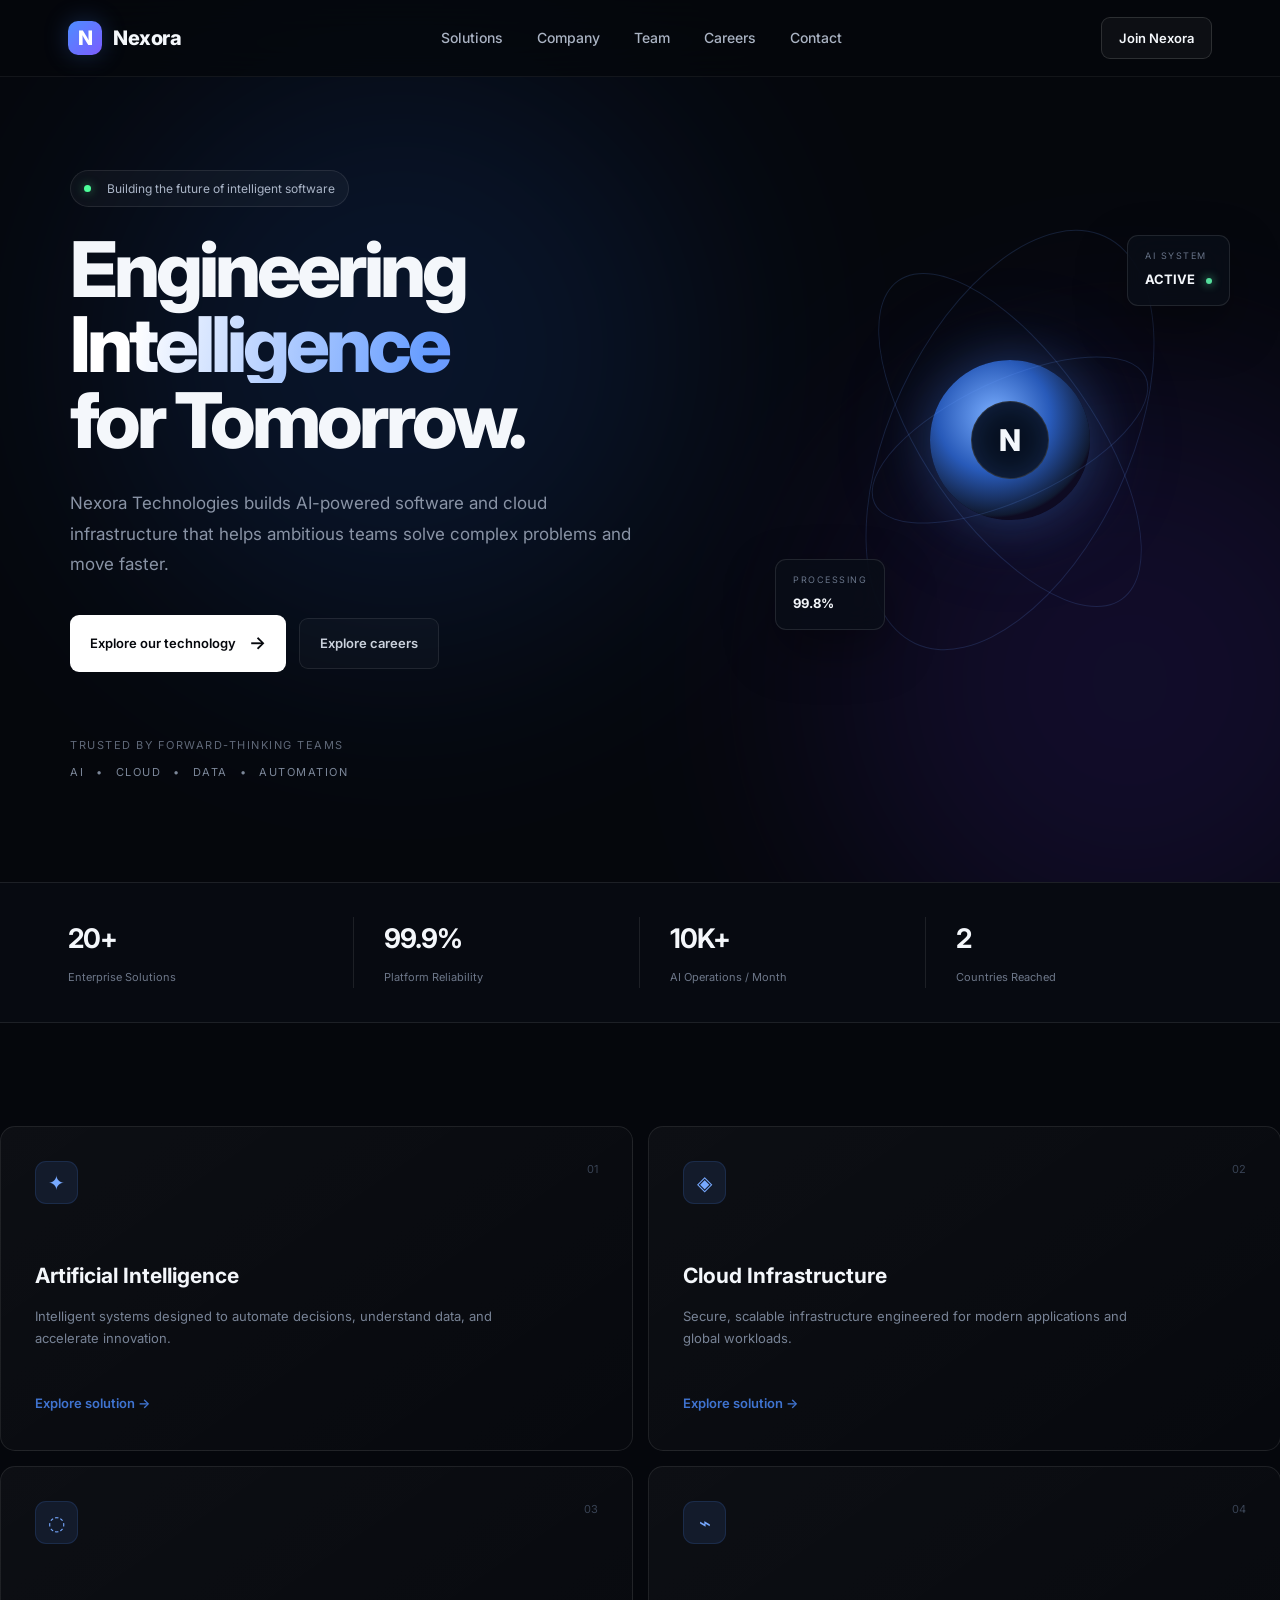
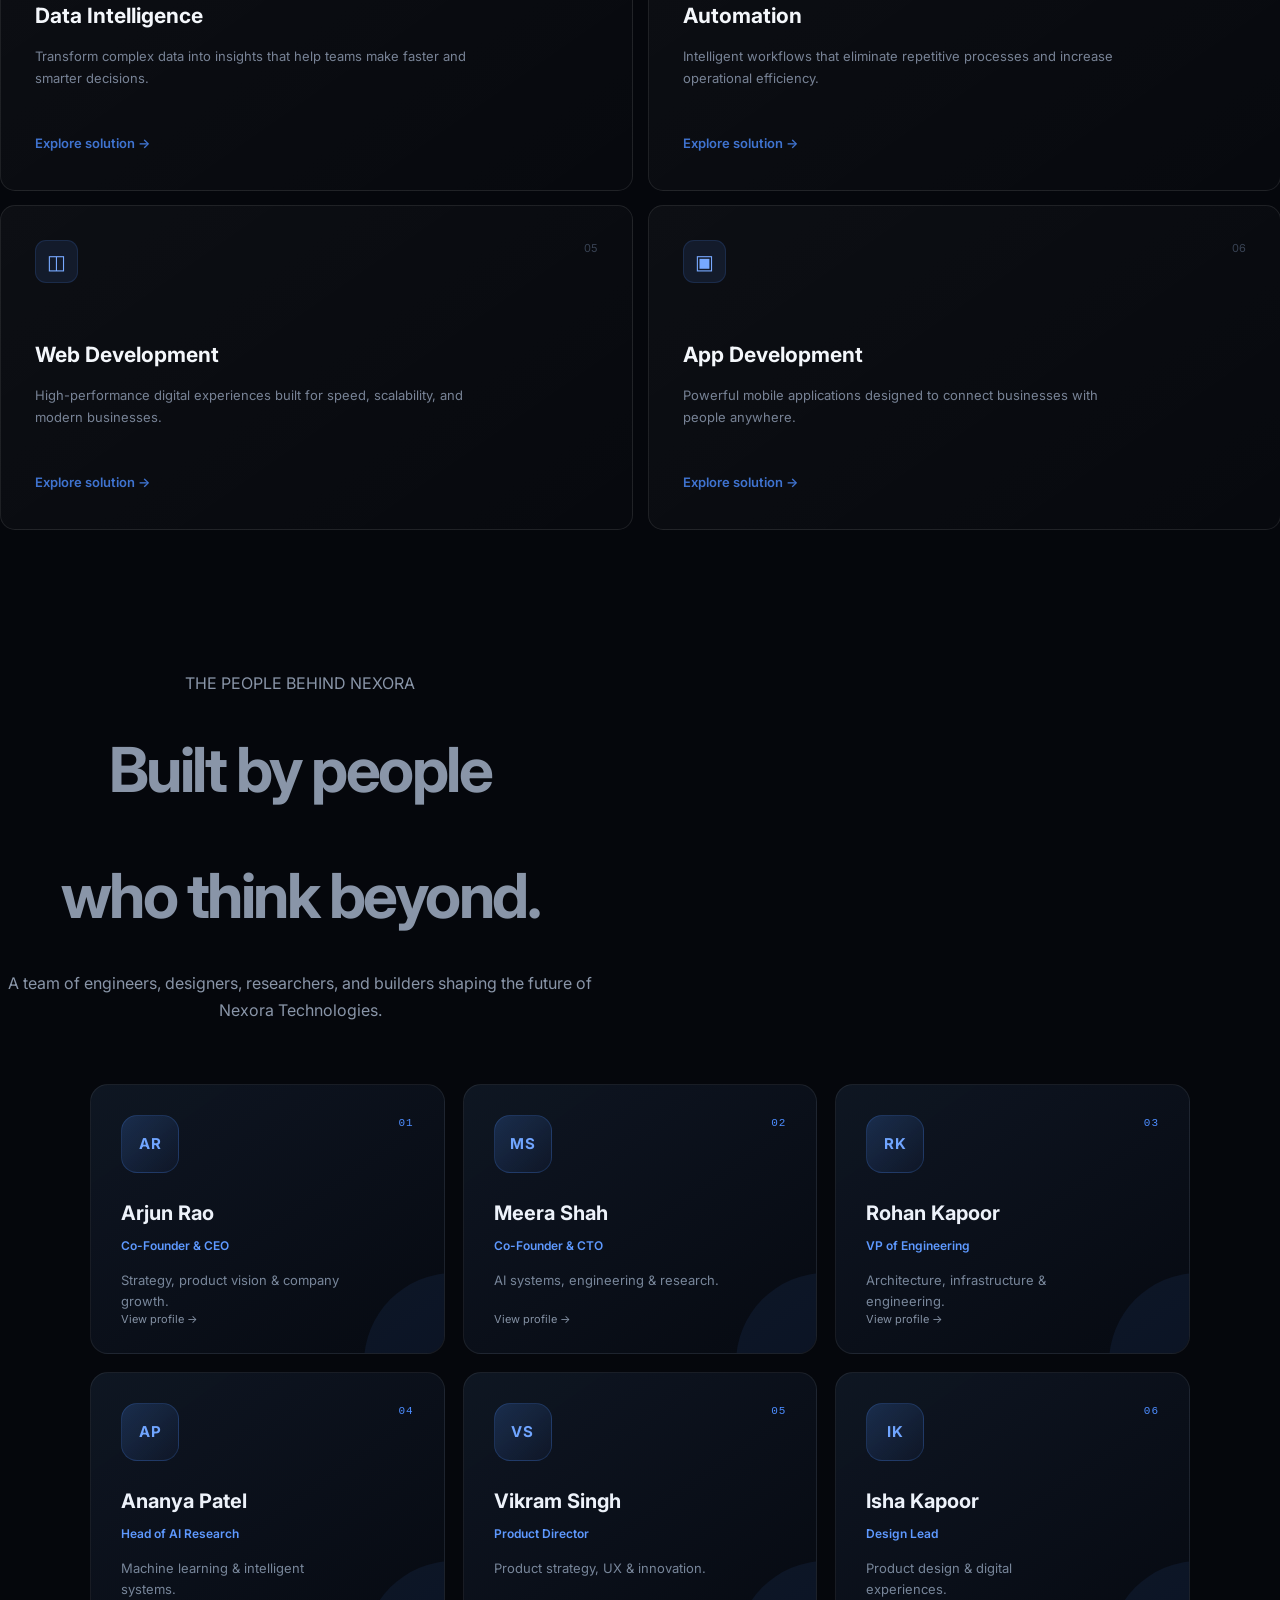
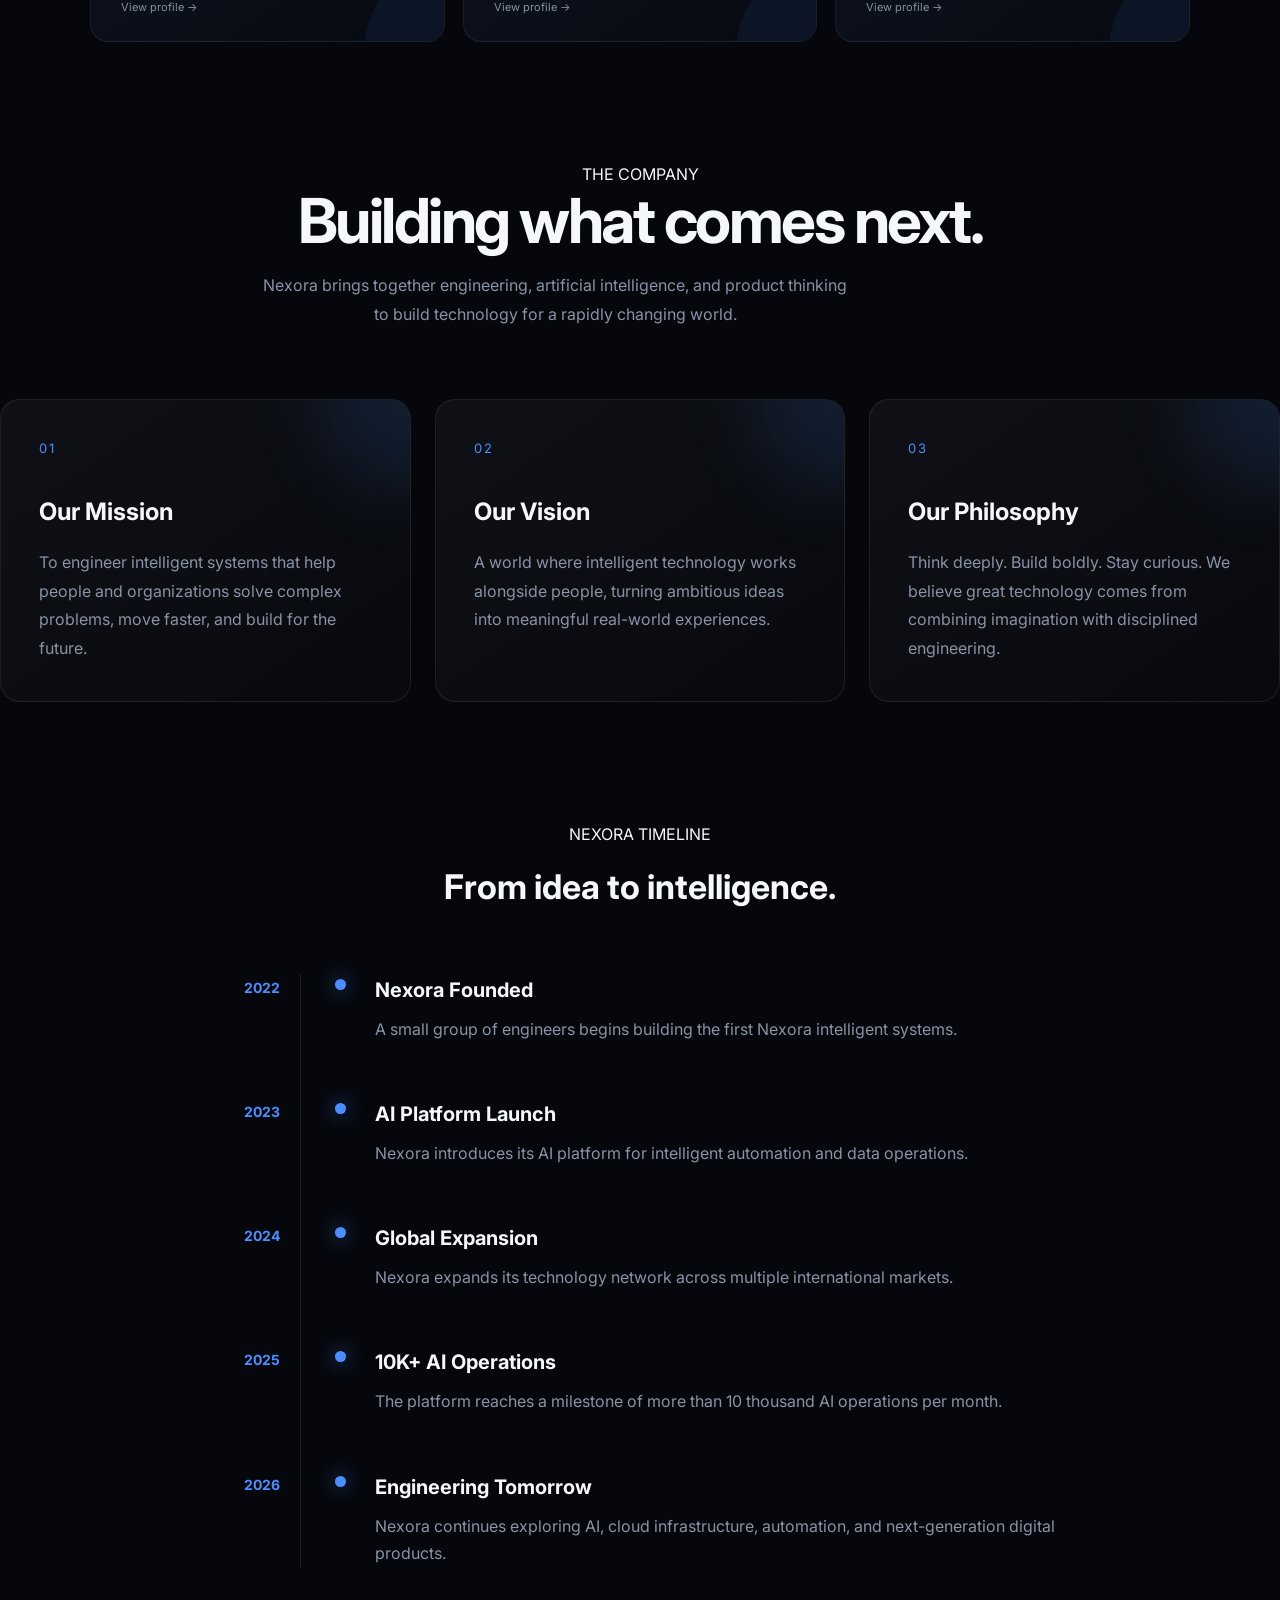
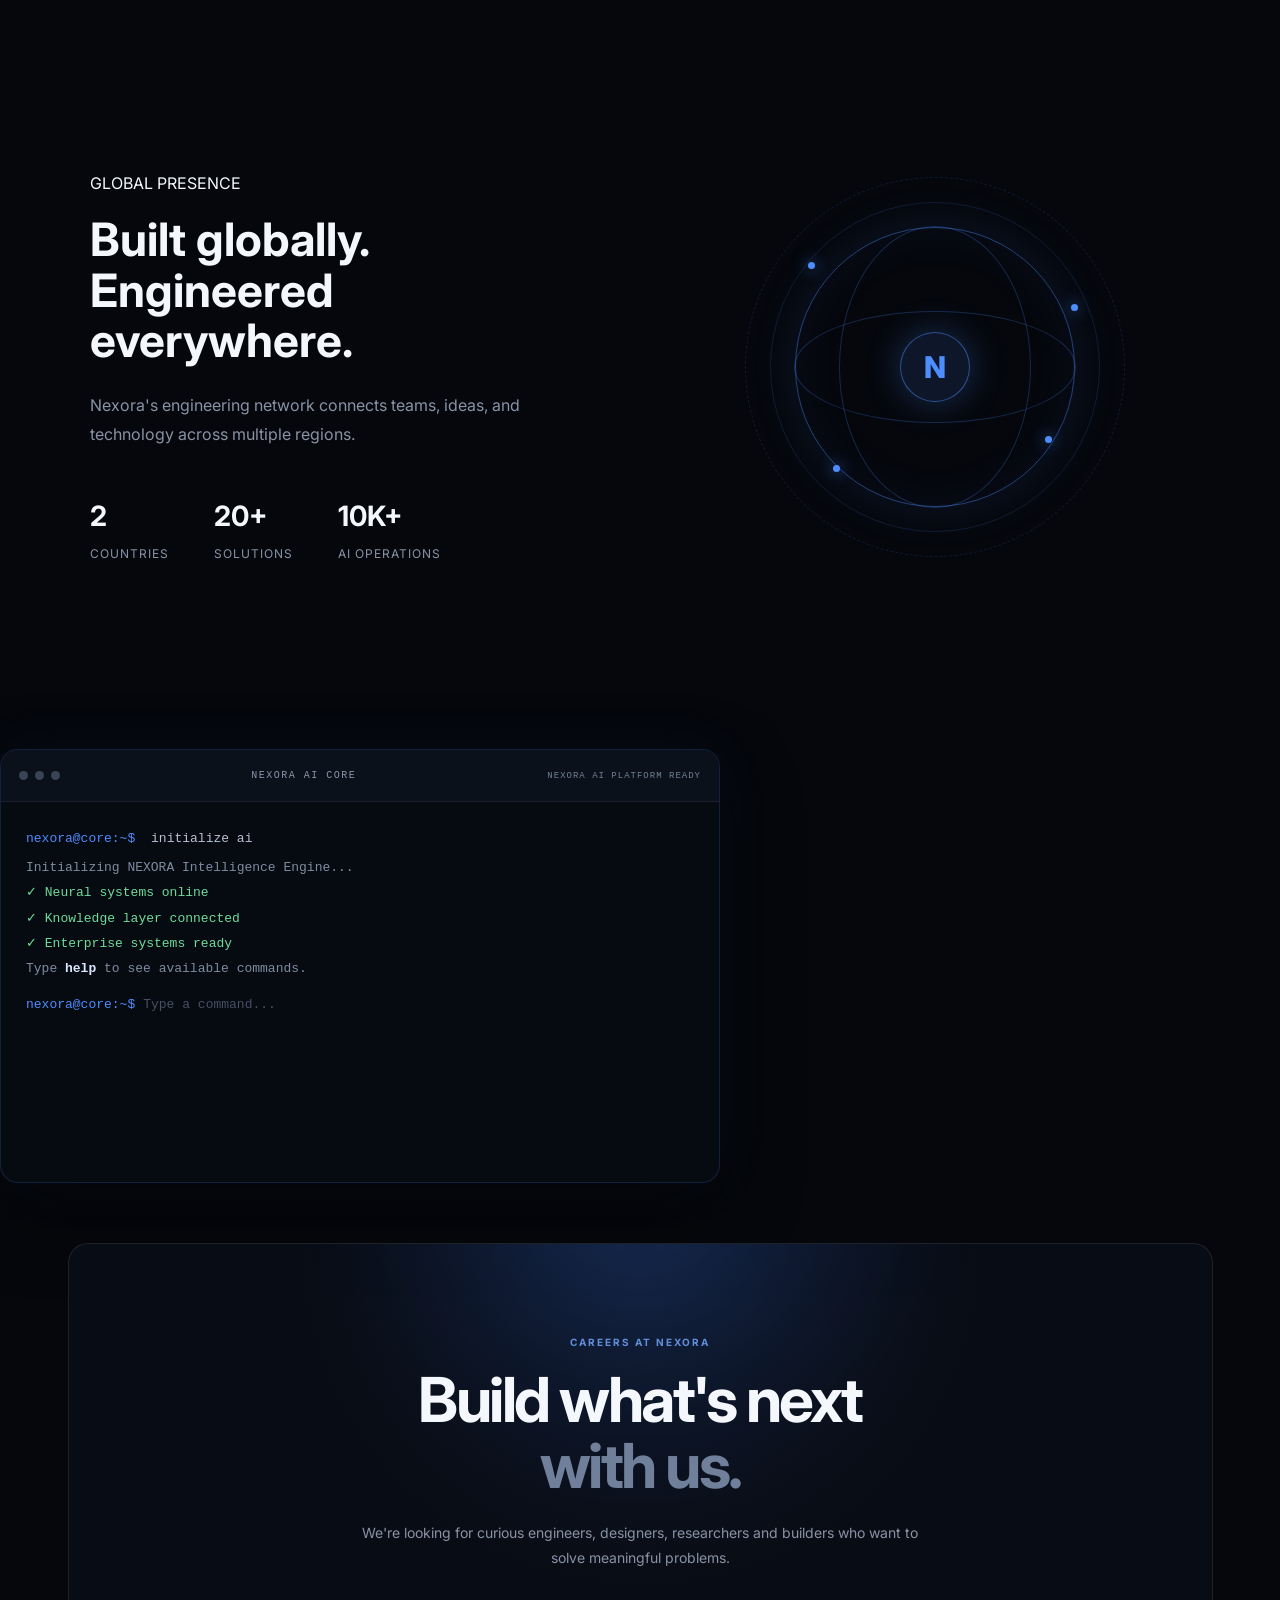
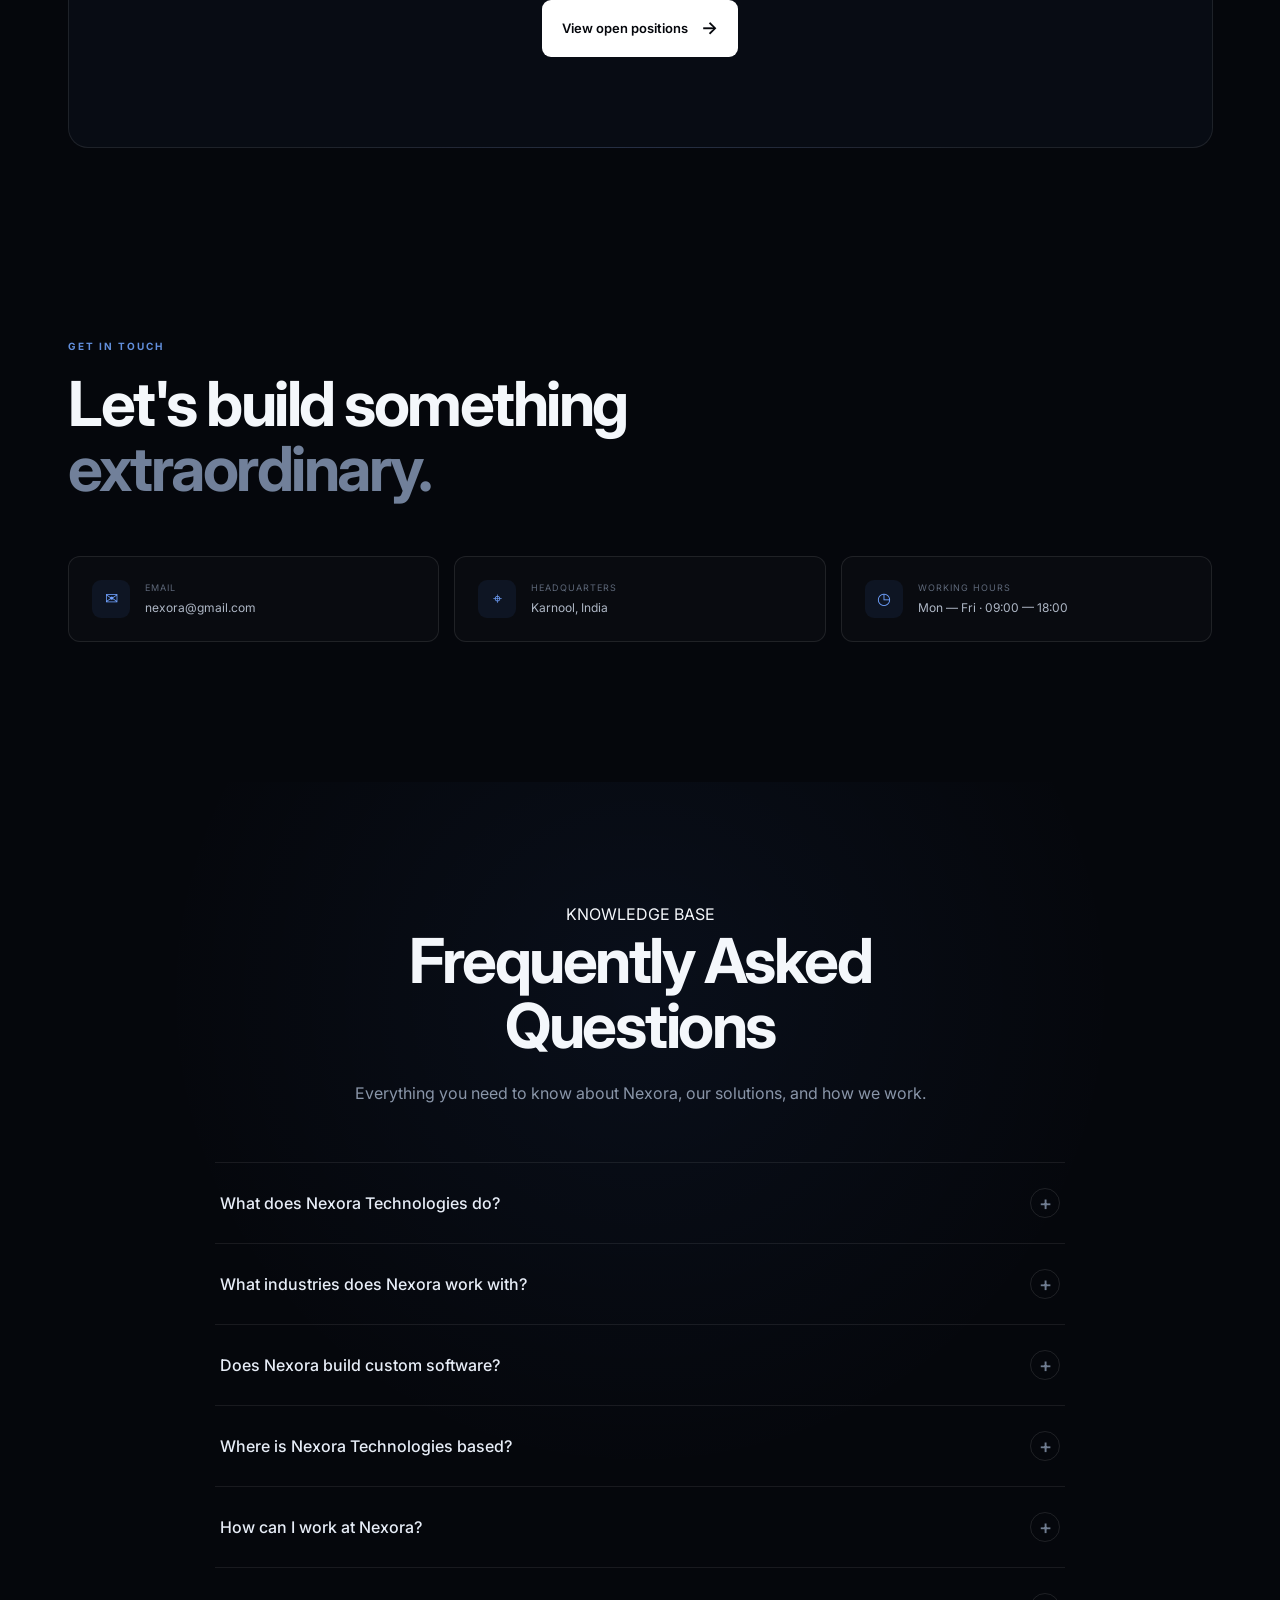
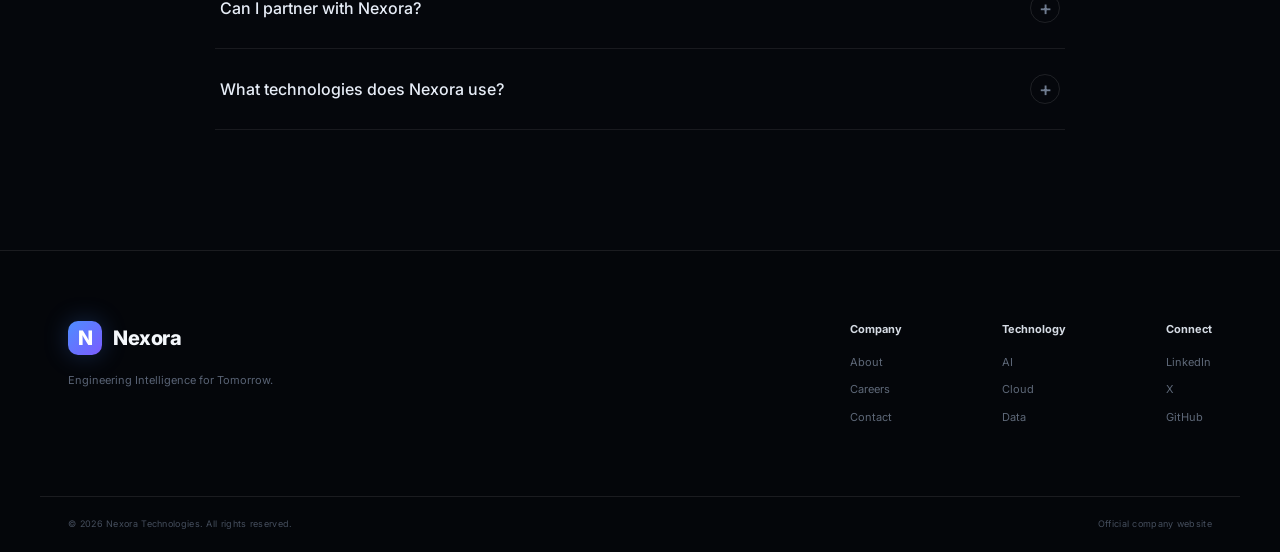
<file: index.HTML>
<!DOCTYPE html>
<html lang="en">
<head>
    <meta charset="UTF-8">
    <meta name="viewport" content="width=device-width, initial-scale=1.0">

    <title>Nexora Technologies | Engineering Intelligence for Tomorrow</title>

    <meta
        name="description"
        content="Nexora Technologies builds intelligent software, AI systems, and cloud infrastructure for the next generation of businesses."
    >

    <link rel="stylesheet" href="style.css">
</head>

<body>

    <!-- =========================
         NAVIGATION
    ========================== -->
    <header class="navbar">
        <div class="nav-container">

            <a href="index.html" class="logo">
                <span class="logo-mark">N</span>
                <span class="logo-text">Nexora</span>
            </a>

            <nav class="nav-links">
                <a href="#solutions">Solutions</a>
                <a href="#company">Company</a>
                <a href="#team">Team</a> 
                <a href="careers.html">Careers</a>
                <a href="#contact">Contact</a>
            </nav>

            <a href="careers.html" class="nav-button">
                Join Nexora
            </a>

        </div>
    </header>


    <main>

        <!-- =========================
             HERO SECTION
        ========================== -->
        <section class="hero">

            <div class="hero-background">
                <div class="glow glow-one"></div>
                <div class="glow glow-two"></div>
            </div>

            <div class="hero-content">

                <div class="eyebrow">
                    <span class="status-dot"></span>
                    Building the future of intelligent software
                </div>

                <h1>
                    Engineering
                    <span>Intelligence</span>
                    for Tomorrow.
                </h1>

                <p>
                    Nexora Technologies builds AI-powered software and
                    cloud infrastructure that helps ambitious teams solve
                    complex problems and move faster.
                </p>

                <div class="hero-buttons">
                    <a href="#solutions" class="primary-button">
                        Explore our technology
                        <span>→</span>
                    </a>

                    <a href="careers.html" class="secondary-button">
                        Explore careers
                    </a>
                </div>

                <div class="hero-trust">
                    <span>Trusted by forward-thinking teams</span>

                    <div class="trust-line">
                        <span>AI</span>
                        <span>•</span>
                        <span>Cloud</span>
                        <span>•</span>
                        <span>Data</span>
                        <span>•</span>
                        <span>Automation</span>
                    </div>
                </div>

            </div>

            <!-- Futuristic visual -->
            <div class="hero-visual">

                <div class="orbit orbit-one"></div>
                <div class="orbit orbit-two"></div>
                <div class="orbit orbit-three"></div>

                <div class="core">
                    <div class="core-inner">
                        N
                    </div>
                </div>

                <div class="floating-card card-top">
                    <span class="card-label">AI SYSTEM</span>
                    <strong>ACTIVE</strong>
                    <span class="card-indicator"></span>
                </div>

                <div class="floating-card card-bottom">
                    <span class="card-label">PROCESSING</span>
                    <strong>99.8%</strong>
                </div>

            </div>

        </section>


        <!-- =========================
             STATS
        ========================== -->
        <section class="stats">

            <div class="stats-container">

                <div class="stat">
                    <strong>20+</strong>
                    <span>Enterprise Solutions</span>
                </div>

                <div class="stat">
                    <strong>99.9%</strong>
                    <span>Platform Reliability</span>
                </div>

                <div class="stat">
                    <strong>10K+</strong>
                    <span>AI Operations / Month</span>
                </div>

                <div class="stat">
                    <strong>2</strong>
                    <span>Countries Reached</span>
                </div>

            </div>

        </section>


        <!-- =========================
             SOLUTIONS
        ========================== -->
     <br> </br> <br> </br>
<div class="solution-grid">

    <div class="solution-card solution-click" data-solution="ai">
        <span class="solution-number">01</span>
        <div class="solution-icon">✦</div>
        <h3>Artificial Intelligence</h3>
        <p>Intelligent systems designed to automate decisions, understand data, and accelerate innovation.</p>
        <span class="solution-link">Explore solution →</span>
    </div>

    <div class="solution-card solution-click" data-solution="cloud">
        <span class="solution-number">02</span>
        <div class="solution-icon">◈</div>
        <h3>Cloud Infrastructure</h3>
        <p>Secure, scalable infrastructure engineered for modern applications and global workloads.</p>
        <span class="solution-link">Explore solution →</span>
    </div>

    <div class="solution-card solution-click" data-solution="data">
        <span class="solution-number">03</span>
        <div class="solution-icon">◌</div>
        <h3>Data Intelligence</h3>
        <p>Transform complex data into insights that help teams make faster and smarter decisions.</p>
        <span class="solution-link">Explore solution →</span>
    </div>

    <div class="solution-card solution-click" data-solution="automation">
        <span class="solution-number">04</span>
        <div class="solution-icon">⌁</div>
        <h3>Automation</h3>
        <p>Intelligent workflows that eliminate repetitive processes and increase operational efficiency.</p>
        <span class="solution-link">Explore solution →</span>
    </div>

    <div class="solution-card solution-click" data-solution="web">
        <span class="solution-number">05</span>
        <div class="solution-icon">◫</div>
        <h3>Web Development</h3>
        <p>High-performance digital experiences built for speed, scalability, and modern businesses.</p>
        <span class="solution-link">Explore solution →</span>
    </div>

    <div class="solution-card solution-click" data-solution="mobile">
        <span class="solution-number">06</span>
        <div class="solution-icon">▣</div>
        <h3>App Development</h3>
        <p>Powerful mobile applications designed to connect businesses with people anywhere.</p>
        <span class="solution-link">Explore solution →</span>
    </div>

</div>
</section>
<!-- =========================================
     NEXORA TEAM
========================================= -->

<section class="team-section" id="team">

    <div class="section-heading team-heading">

        <span class="section-eyebrow">
          <p style="text-align: center;"> THE PEOPLE BEHIND NEXORA</p>
        </span>

        <h2><p style="text-align: center;">Built by people</P>
            <p style="text-align: center;">who think beyond.</p>
        </h2>

        
           <p style="text-align: center;"> A team of engineers, designers,
            researchers, and builders shaping the future
            of Nexora Technologies.</p>
        

    </div>


    <div class="team-grid">

        <!-- MEMBER 01 -->

        <div class="team-card" data-member="arjun">

            <div class="team-avatar">
                AR
            </div>

            <div class="team-number">01</div>

            <h3>Arjun Rao</h3>

            <span class="team-role">
                Co-Founder & CEO
            </span>

            <p>
                Strategy, product vision & company growth.
            </p>

            <span class="team-view">
                View profile →
            </span>

        </div>


        <!-- MEMBER 02 -->

        <div class="team-card" data-member="meera">

            <div class="team-avatar">
                MS
            </div>

            <div class="team-number">02</div>

            <h3>Meera Shah</h3>

            <span class="team-role">
                Co-Founder & CTO
            </span>

            <p>
                AI systems, engineering & research.
            </p>

            <span class="team-view">
                View profile →
            </span>

        </div>


        <!-- MEMBER 03 -->

        <div class="team-card" data-member="rohan">

            <div class="team-avatar">
                RK
            </div>

            <div class="team-number">03</div>

            <h3>Rohan Kapoor</h3>

            <span class="team-role">
                VP of Engineering
            </span>

            <p>
                Architecture, infrastructure & engineering.
            </p>

            <span class="team-view">
                View profile →
            </span>

        </div>


        <!-- MEMBER 04 -->

        <div class="team-card" data-member="ananya">

            <div class="team-avatar">
                AP
            </div>

            <div class="team-number">04</div>

            <h3>Ananya Patel</h3>

            <span class="team-role">
                Head of AI Research
            </span>

            <p>
                Machine learning & intelligent systems.
            </p>

            <span class="team-view">
                View profile →
            </span>

        </div>


        <!-- MEMBER 05 -->

        <div class="team-card" data-member="vikram">

            <div class="team-avatar">
                VS
            </div>

            <div class="team-number">05</div>

            <h3>Vikram Singh</h3>

            <span class="team-role">
                Product Director
            </span>

            <p>
                Product strategy, UX & innovation.
            </p>

            <span class="team-view">
                View profile →
            </span>

        </div>


        <!-- MEMBER 06 -->

        <div class="team-card" data-member="isha">

            <div class="team-avatar">
                IK
            </div>

            <div class="team-number">06</div>

            <h3>Isha Kapoor</h3>

            <span class="team-role">
                Design Lead
            </span>

            <p>
                Product design & digital experiences.
            </p>

            <span class="team-view">
                View profile →
            </span>

        </div>

    </div>

</section>


<!-- =========================================
     TEAM PROFILE POPUP
========================================= -->

<div class="team-popup" id="teamPopup">

    <div class="team-popup-overlay"></div>

    <div class="team-popup-box">

        <button
            class="team-popup-close"
            id="teamPopupClose">
            ×
        </button>

        <div
            class="team-popup-avatar"
            id="teamPopupAvatar">
            AR
        </div>

        <span
            class="team-popup-number"
            id="teamPopupNumber">
            01
        </span>

        <h2 id="teamPopupName">
            Arjun Rao
        </h2>

        <div
            class="team-popup-role"
            id="teamPopupRole">
            Co-Founder & CEO
        </div>

        <div class="team-popup-line"></div>

        <p id="teamPopupBio">
            Arjun leads Nexora's company strategy,
            product direction, and long-term vision.
        </p>

        <div class="team-popup-tags" id="teamPopupTags"></div>

        <div class="team-popup-status">
            <span></span>
            NEXORA TEAM MEMBER
        </div>

    </div>

</div>

<!-- COMPANY SECTION -->
<section class="company-section" id="company">

    <div class="section-heading">
        <span class="section-label">THE COMPANY</span>
        <h2>Building what comes next.</h2>
        <p>
            Nexora brings together engineering, artificial intelligence,
            and product thinking to build technology for a rapidly changing world.
        </p>
    </div>

    <!-- Mission & Vision -->
    <div class="company-grid">

        <div class="company-card">
            <div class="company-icon">01</div>
            <h3>Our Mission</h3>
            <p>
                To engineer intelligent systems that help people and organizations
                solve complex problems, move faster, and build for the future.
            </p>
        </div>

        <div class="company-card">
            <div class="company-icon">02</div>
            <h3>Our Vision</h3>
            <p>
                A world where intelligent technology works alongside people,
                turning ambitious ideas into meaningful real-world experiences.
            </p>
        </div>

        <div class="company-card">
            <div class="company-icon">03</div>
            <h3>Our Philosophy</h3>
            <p>
                Think deeply. Build boldly. Stay curious. We believe great
                technology comes from combining imagination with disciplined engineering.
            </p>
        </div>

    </div>

    <!-- Milestones -->
    <div class="milestones">

        <div class="milestone-heading">
            <span class="section-label">NEXORA TIMELINE</span>
            <h3>From idea to intelligence.</h3>
        </div>

        <div class="timeline">

            <div class="timeline-item">
                <div class="timeline-year">2022</div>
                <div class="timeline-content">
                    <h4>Nexora Founded</h4>
                    <p>
                        A small group of engineers begins building the first
                        Nexora intelligent systems.
                    </p>
                </div>
            </div>

            <div class="timeline-item">
                <div class="timeline-year">2023</div>
                <div class="timeline-content">
                    <h4>AI Platform Launch</h4>
                    <p>
                        Nexora introduces its AI platform for
                        intelligent automation and data operations.
                    </p>
                </div>
            </div>

            <div class="timeline-item">
                <div class="timeline-year">2024</div>
                <div class="timeline-content">
                    <h4>Global Expansion</h4>
                    <p>
                        Nexora expands its technology network across
                        multiple international markets.
                    </p>
                </div>
            </div>

            <div class="timeline-item">
                <div class="timeline-year">2025</div>
                <div class="timeline-content">
                    <h4>10K+ AI Operations</h4>
                    <p>
                        The platform reaches a milestone of more than
                        10 thousand AI operations per month.
                    </p>
                </div>
            </div>

            <div class="timeline-item">
                <div class="timeline-year">2026</div>
                <div class="timeline-content">
                    <h4>Engineering Tomorrow</h4>
                    <p>
                        Nexora continues exploring AI, cloud infrastructure,
                        automation, and next-generation digital products.
                    </p>
                </div>
            </div>

        </div>
    </div>

    <!-- Global Presence -->
    <div class="global-section">

        <div class="global-content">
            <span class="section-label">GLOBAL PRESENCE</span>
            <h3>Built globally.<br>Engineered everywhere.</h3>
            <p>
                Nexora's engineering network connects teams,
                ideas, and technology across multiple regions.
            </p>

            <div class="global-stats">
                <div>
                    <strong>2</strong>
                    <span>Countries</span>
                </div>

                <div>
                    <strong>20+</strong>
                    <span>Solutions</span>
                </div>

                <div>
                    <strong>10K+</strong>
                    <span>AI Operations</span>
                </div>
            </div>
        </div>

        <div class="global-visual">
            <div class="globe">
                <div class="globe-ring ring-one"></div>
                <div class="globe-ring ring-two"></div>
                <div class="globe-core">N</div>
            </div>

            <div class="location-dot dot-one"></div>
            <div class="location-dot dot-two"></div>
            <div class="location-dot dot-three"></div>
            <div class="location-dot dot-four"></div>
        </div>

    </div>

</section>


        <!-- =========================
             AI PLATFORM
        ========================== -->
<BR><BR></BR></BR>
       <div class="nexora-terminal">

    <div class="terminal-header">
        <div class="terminal-dots">
            <span></span>
            <span></span>
            <span></span>
        </div>

        <div class="terminal-title">
            NEXORA AI CORE
        </div>

        <div class="terminal-status">
            <span></span>
            ONLINE
        </div>
    </div>

    <div class="terminal-body" id="aiTerminal">

        <div class="terminal-line">
            <span class="terminal-prompt">nexora@core:~$</span>
            <span>initialize ai</span>
        </div>

        <div class="terminal-output">
            Initializing NEXORA Intelligence Engine...
        </div>

        <div class="terminal-output success">
            ✓ Neural systems online
        </div>

        <div class="terminal-output success">
            ✓ Knowledge layer connected
        </div>

        <div class="terminal-output success">
            ✓ Enterprise systems ready
        </div>

        <div class="terminal-output">
            Type <strong>help</strong> to see available commands.
        </div>

        <div class="terminal-input-row">

            <span class="terminal-prompt">
                nexora@core:~$
            </span>

            <input
                type="text"
                id="aiCommand"
                autocomplete="off"
                spellcheck="false"
                placeholder="Type a command..."
            >

        </div>

    </div>

</div>

        <!-- =========================
             CAREERS CTA
        ========================== -->
        <section class="careers-cta">

            <div class="cta-glow"></div>

            <div class="cta-content">

                <div class="section-tag">
                    CAREERS AT NEXORA
                </div>

                <h2>
                    Build what's next
                    <br>
                    <span>with us.</span>
                </h2>

                <p>
                    We're looking for curious engineers, designers,
                    researchers and builders who want to solve meaningful
                    problems.
                </p>

                <a href="careers.html" class="primary-button">
                    View open positions
                    <span>→</span>
                </a>

            </div>

        </section>


        <!-- =========================
             CONTACT
        ========================== -->
        <section class="section contact" id="contact">

            <div class="contact-heading">

                <div class="section-tag">
                    GET IN TOUCH
                </div>

                <h2>
                    Let's build something
                    <span>extraordinary.</span>
                </h2>

            </div>


            <div class="contact-grid">

                <div class="contact-item">

                    <span class="contact-icon">✉</span>

                    <div>
                        <small>Email</small>
                        <p>nexora@gmail.com</p>
                    </div>

                </div>


                <div class="contact-item">

                    <span class="contact-icon">⌖</span>

                    <div>
                        <small>Headquarters</small>
                        <p>Karnool, India</p>
                    </div>

                </div>


                <div class="contact-item">

                    <span class="contact-icon">◷</span>

                    <div>
                        <small>Working Hours</small>
                        <p>Mon — Fri · 09:00 — 18:00</p>
                    </div>

                </div>

            </div>

        </section>
<!-- FAQ SECTION -->

<section class="faq-section" id="faq">

    <div class="section-heading faq-heading">

        <span class="section-eyebrow">
            KNOWLEDGE BASE
        </span>

        <h2>
            Frequently Asked Questions
        </h2>

        <p>
            Everything you need to know about Nexora,
            our solutions, and how we work.
        </p>

    </div>


    <div class="faq-container">


        <!-- FAQ 01 -->

        <div class="faq-item">

            <button class="faq-question">

                <span>
                    What does Nexora Technologies do?
                </span>

                <span class="faq-plus">+</span>

            </button>

            <div class="faq-answer">

                <p>
                    Nexora Technologies is a technology company
                    focused on building intelligent digital systems.
                    Our capabilities span artificial intelligence,
                    cloud infrastructure, data intelligence,
                    automation, web development, and app development.
                </p>

            </div>

        </div>


        <!-- FAQ 02 -->

        <div class="faq-item">

            <button class="faq-question">

                <span>
                    What industries does Nexora work with?
                </span>

                <span class="faq-plus">+</span>

            </button>

            <div class="faq-answer">

                <p>
                    We work across multiple industries, helping
                    organizations use software, AI, cloud technology,
                    and automation to build and improve digital
                    products and operations.
                </p>

            </div>

        </div>


        <!-- FAQ 03 -->

        <div class="faq-item">

            <button class="faq-question">

                <span>
                    Does Nexora build custom software?
                </span>

                <span class="faq-plus">+</span>

            </button>

            <div class="faq-answer">

                <p>
                    Yes. Our engineering teams design and develop
                    custom web applications, mobile applications,
                    cloud platforms, automation systems, and
                    AI-powered solutions around specific business
                    requirements.
                </p>

            </div>

        </div>


        <!-- FAQ 04 -->

        <div class="faq-item">

            <button class="faq-question">

                <span>
                    Where is Nexora Technologies based?
                </span>

                <span class="faq-plus">+</span>

            </button>

            <div class="faq-answer">

                <p>
                    Nexora's primary engineering presence is in
                    Hyderabad, India, with teams and projects
                    working across global markets.
                </p>

            </div>

        </div>


        <!-- FAQ 05 -->

        <div class="faq-item">

            <button class="faq-question">

                <span>
                    How can I work at Nexora?
                </span>

                <span class="faq-plus">+</span>

            </button>

            <div class="faq-answer">

                <p>
                    Visit our Careers page to explore open positions
                    across engineering, artificial intelligence,
                    product, design, cloud infrastructure, and
                    mobile development.
                </p>

            </div>

        </div>


        <!-- FAQ 06 -->

        <div class="faq-item">

            <button class="faq-question">

                <span>
                    Can I partner with Nexora?
                </span>

                <span class="faq-plus">+</span>

            </button>

            <div class="faq-answer">

                <p>
                    Yes. Businesses interested in technology
                    partnerships, product development, or
                    enterprise solutions can contact our team
                    through the Contact section.
                </p>

            </div>

        </div>


        <!-- FAQ 07 -->

        <div class="faq-item">

            <button class="faq-question">

                <span>
                    What technologies does Nexora use?
                </span>

                <span class="faq-plus">+</span>

            </button>

            <div class="faq-answer">

                <p>
                    Our technology stack depends on the project,
                    but commonly includes modern web technologies,
                    cloud platforms, data systems, artificial
                    intelligence frameworks, APIs, and mobile
                    development technologies.
                </p>

            </div>

        </div>


    </div>

</section>
    </main>

    <!-- =========================
         FOOTER
    ========================== -->
    <footer class="footer">

        <div class="footer-container">

            <div class="footer-brand">

                <a href="index.html" class="logo">
                    <span class="logo-mark">N</span>
                    <span class="logo-text">Nexora</span>
                </a>

                <p>
                    Engineering Intelligence for Tomorrow.
                </p>

            </div>


            <div class="footer-links">

                <div>
                    <h4>Company</h4>
                    <a href="#about">About</a>
                    <a href="careers.html">Careers</a>
                    <a href="#contact">Contact</a>
                </div>

                <div>
                    <h4>Technology</h4>
                    <a href="#solutions">AI</a>
                    <a href="#solutions">Cloud</a>
                    <a href="#solutions">Data</a>
                </div>

                <div>
                    <h4>Connect</h4>
                    <a href="#">LinkedIn</a>
                    <a href="#">X</a>
                    <a href="#">GitHub</a>
                </div>

            </div>

        </div>


        <div class="footer-bottom">

            <span>
                © 2026 Nexora Technologies. All rights reserved.
            </span>

            <span>
                Official company website
            </span>

        </div>

    </footer>

<!-- SOLUTION POPUP -->

<div id="solutionPopup" class="solution-popup">

    <div class="solution-popup-overlay"></div>

    <div class="solution-popup-box">

        <button id="closeSolution" class="solution-popup-close">
            ×
        </button>

        <div id="popupNumber" class="popup-number">01</div>

        <div id="popupIcon" class="popup-icon">✦</div>

        <h2 id="popupTitle">Artificial Intelligence</h2>

        <p id="popupDescription">
            Build intelligent systems that learn, adapt, and scale with your business.
        </p>

        <div class="popup-line"></div>

        <h4>What we build</h4>

        <div id="popupFeatures" class="popup-features"></div>

        <div class="popup-bottom">

            <span>
                <span class="popup-dot"></span>
                NEXORA SYSTEM READY
            </span>

            <a href="#contact" id="popupContact">
                Talk to Nexora →
            </a>

        </div>

    </div>

</div>

<script src="script.js"></script><script>
document.addEventListener("DOMContentLoaded", function () {

    const questions = document.querySelectorAll(".faq-question");

    questions.forEach(function (question) {

        question.addEventListener("click", function () {

            const item = this.closest(".faq-item");

            if (!item) return;

            // Close all other FAQ items
            document.querySelectorAll(".faq-item").forEach(function (otherItem) {

                if (otherItem !== item) {
                    otherItem.classList.remove("active");
                }

            });

            // Open / close clicked item
            item.classList.toggle("active");

        });

    });

});
</script>
    <script src="script.js"></script>
<!-- SOLUTION MODAL -->
<div class="solution-modal" id="solutionModal">
    <div class="solution-modal-backdrop" id="solutionBackdrop"></div>

    <div class="solution-modal-card">
        <button class="solution-modal-close" id="solutionClose">&times;</button>

        <div class="solution-modal-number" id="modalNumber">01</div>

        <div class="solution-modal-icon" id="modalIcon">✦</div>

        <h2 id="modalTitle">Artificial Intelligence</h2>

        <p class="solution-modal-description" id="modalDescription">
            Build intelligent systems that learn, adapt, and scale with your business.
        </p>

        <div class="modal-divider"></div>

        <h4>What we build</h4>

        <div class="modal-features" id="modalFeatures"></div>

        <div class="modal-footer">
            <span class="modal-status">
                <span class="status-dot"></span>
                NEXORA SYSTEM READY
            </span>

            <a href="#contact" class="modal-contact-btn" id="modalContact">
                Talk to Nexora →
            </a>
        </div>
    </div>
</div>

</body>
</html>
</file>
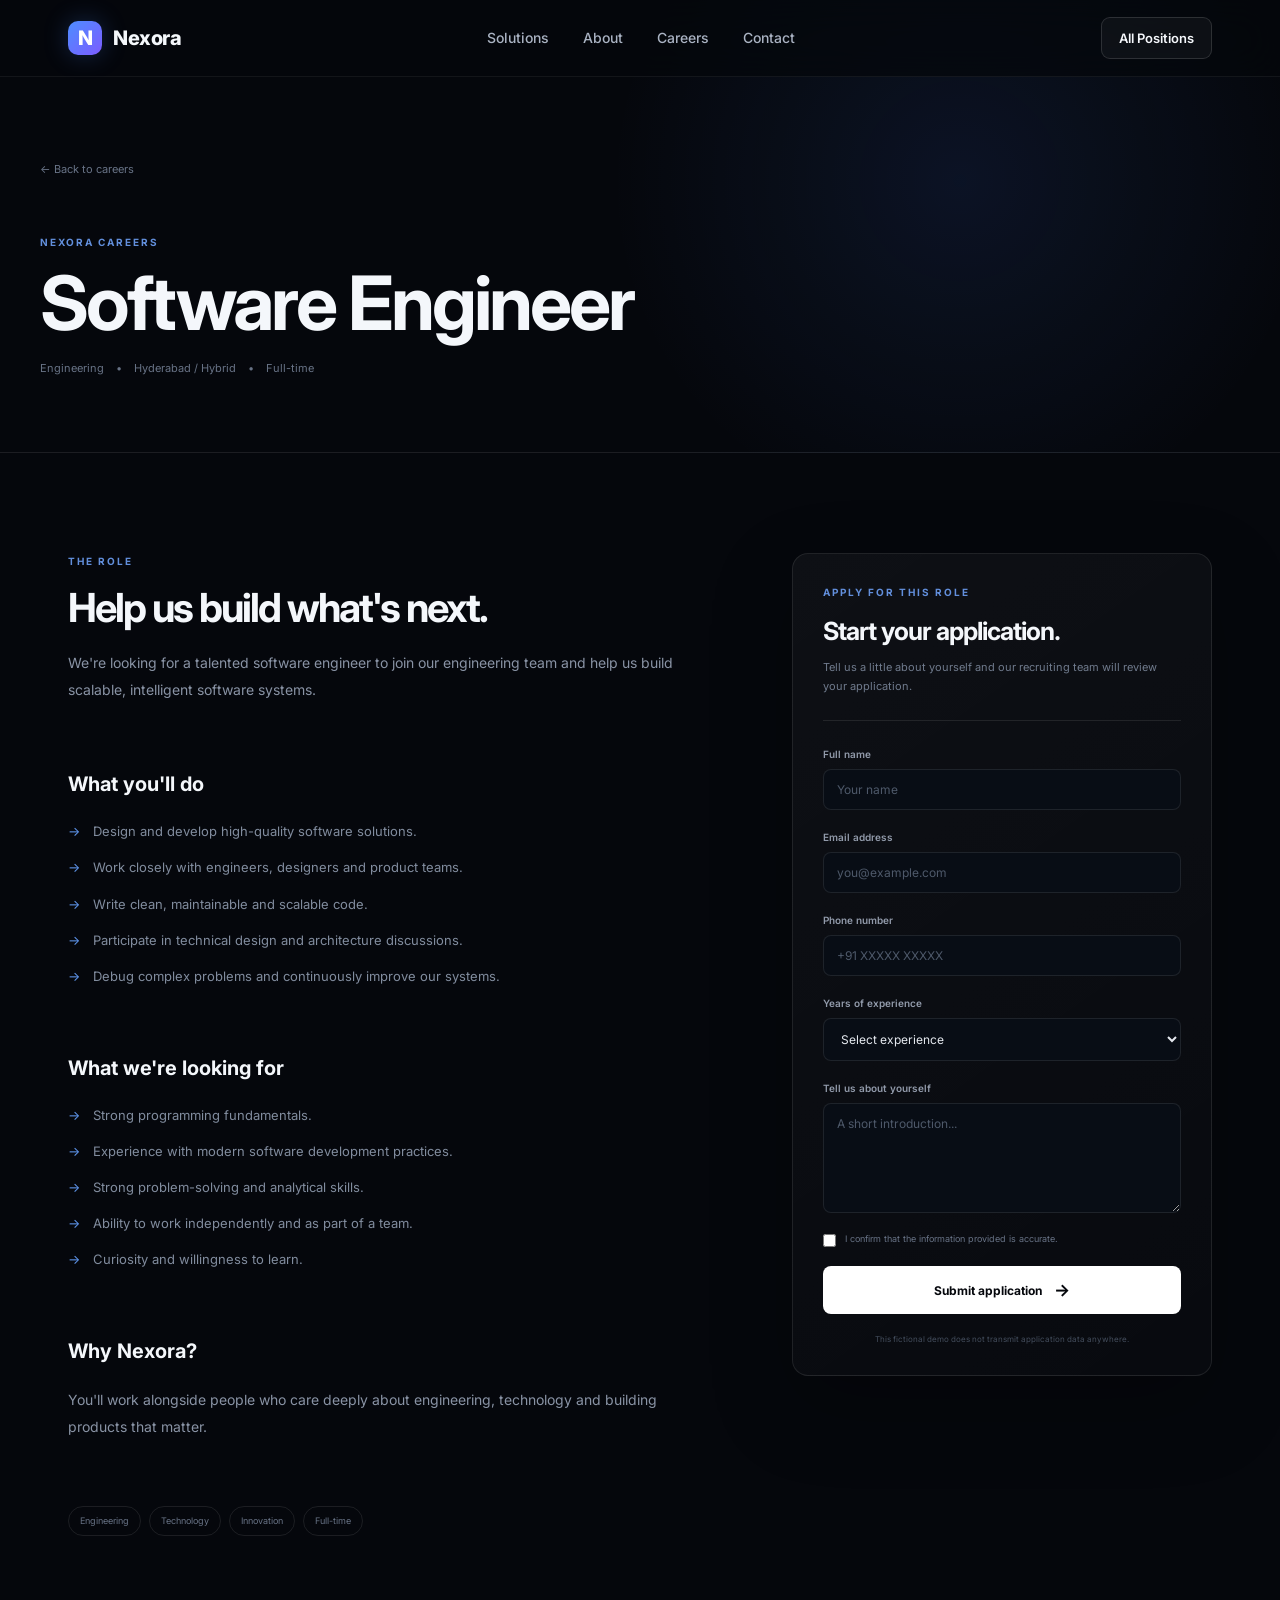
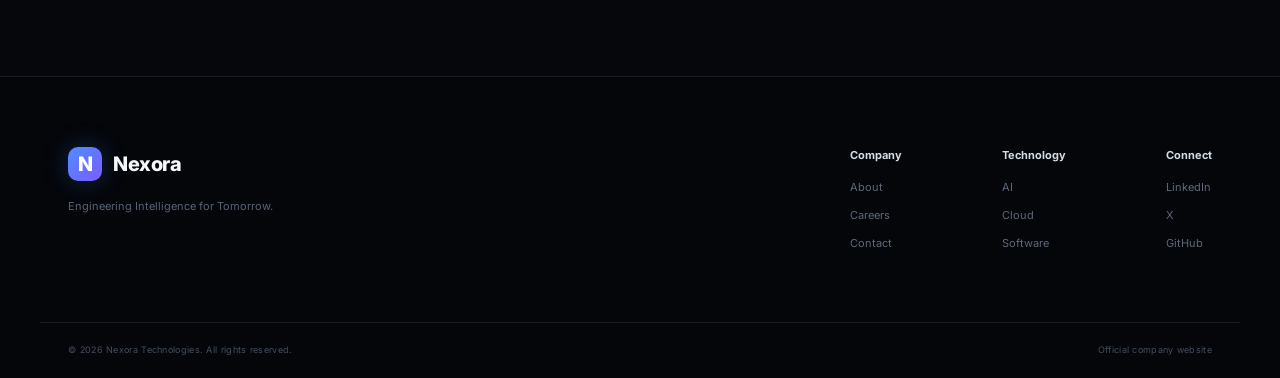
<file: apply.html>
<!DOCTYPE html>
<html lang="en">
<head>
    <meta charset="UTF-8">

    <meta name="viewport" content="width=device-width, initial-scale=1.0">

    <title>Job Application | Nexora Technologies</title>

    <meta
        name="description"
        content="Explore opportunities at Nexora Technologies."
    >

    <link rel="stylesheet" href="style.css">
</head>

<body>

    <!-- =========================
         NAVIGATION
    ========================== -->

    <header class="navbar">

        <div class="nav-container">

            <a href="index.html" class="logo">
                <span class="logo-mark">N</span>
                <span class="logo-text">Nexora</span>
            </a>

            <nav class="nav-links">

                <a href="index.html#solutions">
                    Solutions
                </a>

                <a href="index.html#about">
                    About
                </a>

                <a href="careers.html">
                    Careers
                </a>

                <a href="index.html#contact">
                    Contact
                </a>

            </nav>

            <a
                href="careers.html"
                class="nav-button"
            >
                All Positions
            </a>

        </div>

    </header>


    <main>

        <!-- =========================
             APPLICATION HERO
        ========================== -->

        <section class="application-hero">

            <div class="application-container">

                <a
                    href="careers.html"
                    class="back-link"
                >
                    ← Back to careers
                </a>


                <div class="application-label">
                    NEXORA CAREERS
                </div>


                <h1 id="job-title">
                    Software Engineer
                </h1>


                <div class="application-meta">

                    <span id="job-department">
                        Engineering
                    </span>

                    <span>•</span>

                    <span id="job-location">
                        Hyderabad / Hybrid
                    </span>

                    <span>•</span>

                    <span id="job-type">
                        Full-time
                    </span>

                </div>

            </div>

        </section>


        <!-- =========================
             JOB CONTENT
        ========================== -->

        <section class="application-section">

            <div class="application-layout">


                <!-- JOB DESCRIPTION -->

                <article class="job-description">

                    <div class="job-block">

                        <div class="section-tag">
                            THE ROLE
                        </div>

                        <h2>
                            Help us build what's next.
                        </h2>

                        <p id="job-introduction">
                            We're looking for a talented software engineer
                            to join our engineering team and help us build
                            scalable, intelligent software systems.
                        </p>

                    </div>


                    <div class="job-block">

                        <h3>
                            What you'll do
                        </h3>

                        <ul id="responsibilities">

                            <li>
                                Design and develop high-quality software
                                solutions.
                            </li>

                            <li>
                                Work closely with engineers, designers and
                                product teams.
                            </li>

                            <li>
                                Write clean, maintainable and scalable code.
                            </li>

                            <li>
                                Participate in technical design and
                                architecture discussions.
                            </li>

                            <li>
                                Debug complex problems and continuously
                                improve our systems.
                            </li>

                        </ul>

                    </div>


                    <div class="job-block">

                        <h3>
                            What we're looking for
                        </h3>

                        <ul id="requirements">

                            <li>
                                Strong programming fundamentals.
                            </li>

                            <li>
                                Experience with modern software
                                development practices.
                            </li>

                            <li>
                                Strong problem-solving and analytical
                                skills.
                            </li>

                            <li>
                                Ability to work independently and as part
                                of a team.
                            </li>

                            <li>
                                Curiosity and willingness to learn.
                            </li>

                        </ul>

                    </div>


                    <div class="job-block">

                        <h3>
                            Why Nexora?
                        </h3>

                        <p>
                            You'll work alongside people who care deeply
                            about engineering, technology and building
                            products that matter.
                        </p>

                    </div>


                    <div class="job-tags">

                        <span>Engineering</span>
                        <span>Technology</span>
                        <span>Innovation</span>
                        <span>Full-time</span>

                    </div>

                </article>


                <!-- =========================
                     APPLICATION CARD
                ========================== -->

                <aside class="application-card">

                    <div class="application-card-header">

                        <div class="section-tag">
                            APPLY FOR THIS ROLE
                        </div>

                        <h2>
                            Start your application.
                        </h2>

                        <p>
                            Tell us a little about yourself and our
                            recruiting team will review your application.
                        </p>

                    </div>


                    <form
                        id="application-form"
                        class="application-form"
                    >

                        <div class="form-group">

                            <label for="name">
                                Full name
                            </label>

                            <input
                                type="text"
                                id="name"
                                name="name"
                                placeholder="Your name"
                                required
                            >

                        </div>


                        <div class="form-group">

                            <label for="email">
                                Email address
                            </label>

                            <input
                                type="email"
                                id="email"
                                name="email"
                                placeholder="you@example.com"
                                required
                            >

                        </div>


                        <div class="form-group">

                            <label for="phone">
                                Phone number
                            </label>

                            <input
                                type="tel"
                                id="phone"
                                name="phone"
                                placeholder="+91 XXXXX XXXXX"
                            >

                        </div>


                        <div class="form-group">

                            <label for="experience">
                                Years of experience
                            </label>

                            <select
                                id="experience"
                                name="experience"
                            >

                                <option value="">
                                    Select experience
                                </option>

                                <option>
                                    Student / Fresher
                                </option>

                                <option>
                                    1–2 years
                                </option>

                                <option>
                                    3–5 years
                                </option>

                                <option>
                                    5+ years
                                </option>

                            </select>

                        </div>


                        <div class="form-group">

                            <label for="message">
                                Tell us about yourself
                            </label>

                            <textarea
                                id="message"
                                name="message"
                                rows="5"
                                placeholder="A short introduction..."
                            ></textarea>

                        </div>


                        <label class="checkbox-row">

                            <input
                                type="checkbox"
                                id="consent"
                                required
                            >

                            <span>
                                I confirm that the information provided
                                is accurate.
                            </span>

                        </label>


                        <button
                            type="submit"
                            class="submit-button"
                        >
                            Submit application
                            <span>→</span>
                        </button>


                        <p class="form-note">
                            This fictional demo does not transmit
                            application data anywhere.
                        </p>

                    </form>


                    <!-- SUCCESS MESSAGE -->

                    <div
                        id="application-success"
                        class="application-success"
                        hidden
                    >

                        <div class="success-icon">
                            ✓
                        </div>

                        <h3>
                            Application received.
                        </h3>

                        <p>
                            Thank you for your interest in Nexora.
                            Our recruiting team will review
                            your application.
                            We will reach you soon through whatsapp or mail.
                            Thank you @TEAM NEXORA
                        </p>

                        <a
                            href="careers.html"
                            class="secondary-button"
                        >
                            Return to careers
                        </a>

                    </div>

                </aside>

            </div>

        </section>

    </main>


    <!-- =========================
         FOOTER
    ========================== -->

    <footer class="footer">

        <div class="footer-container">

            <div class="footer-brand">

                <a
                    href="index.html"
                    class="logo"
                >
                    <span class="logo-mark">N</span>

                    <span class="logo-text">
                        Nexora
                    </span>
                </a>

                <p>
                    Engineering Intelligence for Tomorrow.
                </p>

            </div>


            <div class="footer-links">

                <div>

                    <h4>Company</h4>

                    <a href="index.html#about">
                        About
                    </a>

                    <a href="careers.html">
                        Careers
                    </a>

                    <a href="index.html#contact">
                        Contact
                    </a>

                </div>


                <div>

                    <h4>Technology</h4>

                    <a href="index.html#solutions">
                        AI
                    </a>

                    <a href="index.html#solutions">
                        Cloud
                    </a>

                    <a href="index.html#solutions">
                        Software
                    </a>

                </div>


                <div>

                    <h4>Connect</h4>

                    <a href="#">
                        LinkedIn
                    </a>

                    <a href="#">
                        X
                    </a>

                    <a href="#">
                        GitHub
                    </a>

                </div>

            </div>

        </div>


        <div class="footer-bottom">

            <span>
                © 2026 Nexora Technologies. All rights reserved.
            </span>

            <span>
                Official company website
            </span>

        </div>

    </footer>


    <script src="script.js"></script>


    <!-- =========================
         APPLICATION PAGE SCRIPT
    ========================== -->

    <script>

        const jobs = {

            "software-engineer": {
                title: "Software Engineer",
                department: "Engineering",
                location: "Hyderabad / Hybrid",
                type: "Full-time",
                introduction:
                    "We're looking for a talented software engineer to join our engineering team and help us build scalable, intelligent software systems."
            },

            "ai-ml-engineer": {
                title: "AI / ML Engineer",
                department: "Artificial Intelligence",
                location: "Hyderabad / Remote",
                type: "Full-time",
                introduction:
                    "Join our AI team to develop intelligent systems, machine learning pipelines and production-ready AI solutions."
            },

            "web-engineer": {
                title: "Web Development Engineer",
                department: "Product Engineering",
                location: "Hyderabad",
                type: "Full-time",
                introduction:
                    "Build fast, reliable and beautiful web applications that power the next generation of Nexora products."
            },

            "mobile-developer": {
                title: "Mobile App Developer",
                department: "Mobile Engineering",
                location: "Hyderabad / Hybrid",
                type: "Full-time",
                introduction:
                    "Help us create seamless mobile experiences across modern iOS and Android platforms."
            },

            "product-designer": {
                title: "Product Designer",
                department: "Design",
                location: "Hyderabad / Remote",
                type: "Full-time",
                introduction:
                    "Shape the experiences behind Nexora's products through thoughtful interaction design, visual systems and research."
            },

            "cloud-engineer": {
                title: "Cloud Infrastructure Engineer",
                department: "Cloud & Infrastructure",
                location: "Hyderabad",
                type: "Full-time",
                introduction:
                    "Design and operate reliable cloud infrastructure supporting Nexora's growing software ecosystem."
            }

        };


        /* =========================
           READ ROLE FROM URL
        ========================== */

        const params =
            new URLSearchParams(window.location.search);

        const role =
            params.get("role") || "software-engineer";

        const job =
            jobs[role] || jobs["software-engineer"];


        /* =========================
           UPDATE PAGE
        ========================== */

        document.getElementById("job-title")
            .textContent = job.title;

        document.getElementById("job-department")
            .textContent = job.department;

        document.getElementById("job-location")
            .textContent = job.location;

        document.getElementById("job-type")
            .textContent = job.type;

        document.getElementById("job-introduction")
            .textContent = job.introduction;

        document.title =
            `${job.title} | Nexora Technologies`;


        /* =========================
           FORM HANDLING
        ========================== */

        const form =
            document.getElementById("application-form");

        const success =
            document.getElementById("application-success");


        form.addEventListener("submit", event => {

            event.preventDefault();

            /*
             * Demo only.
             * Nothing is sent to a server.
             */

            form.hidden = true;

            success.hidden = false;

            window.scrollTo({
                top: 250,
                behavior: "smooth"
            });

        });

    </script>

</body>
</html>
</file>
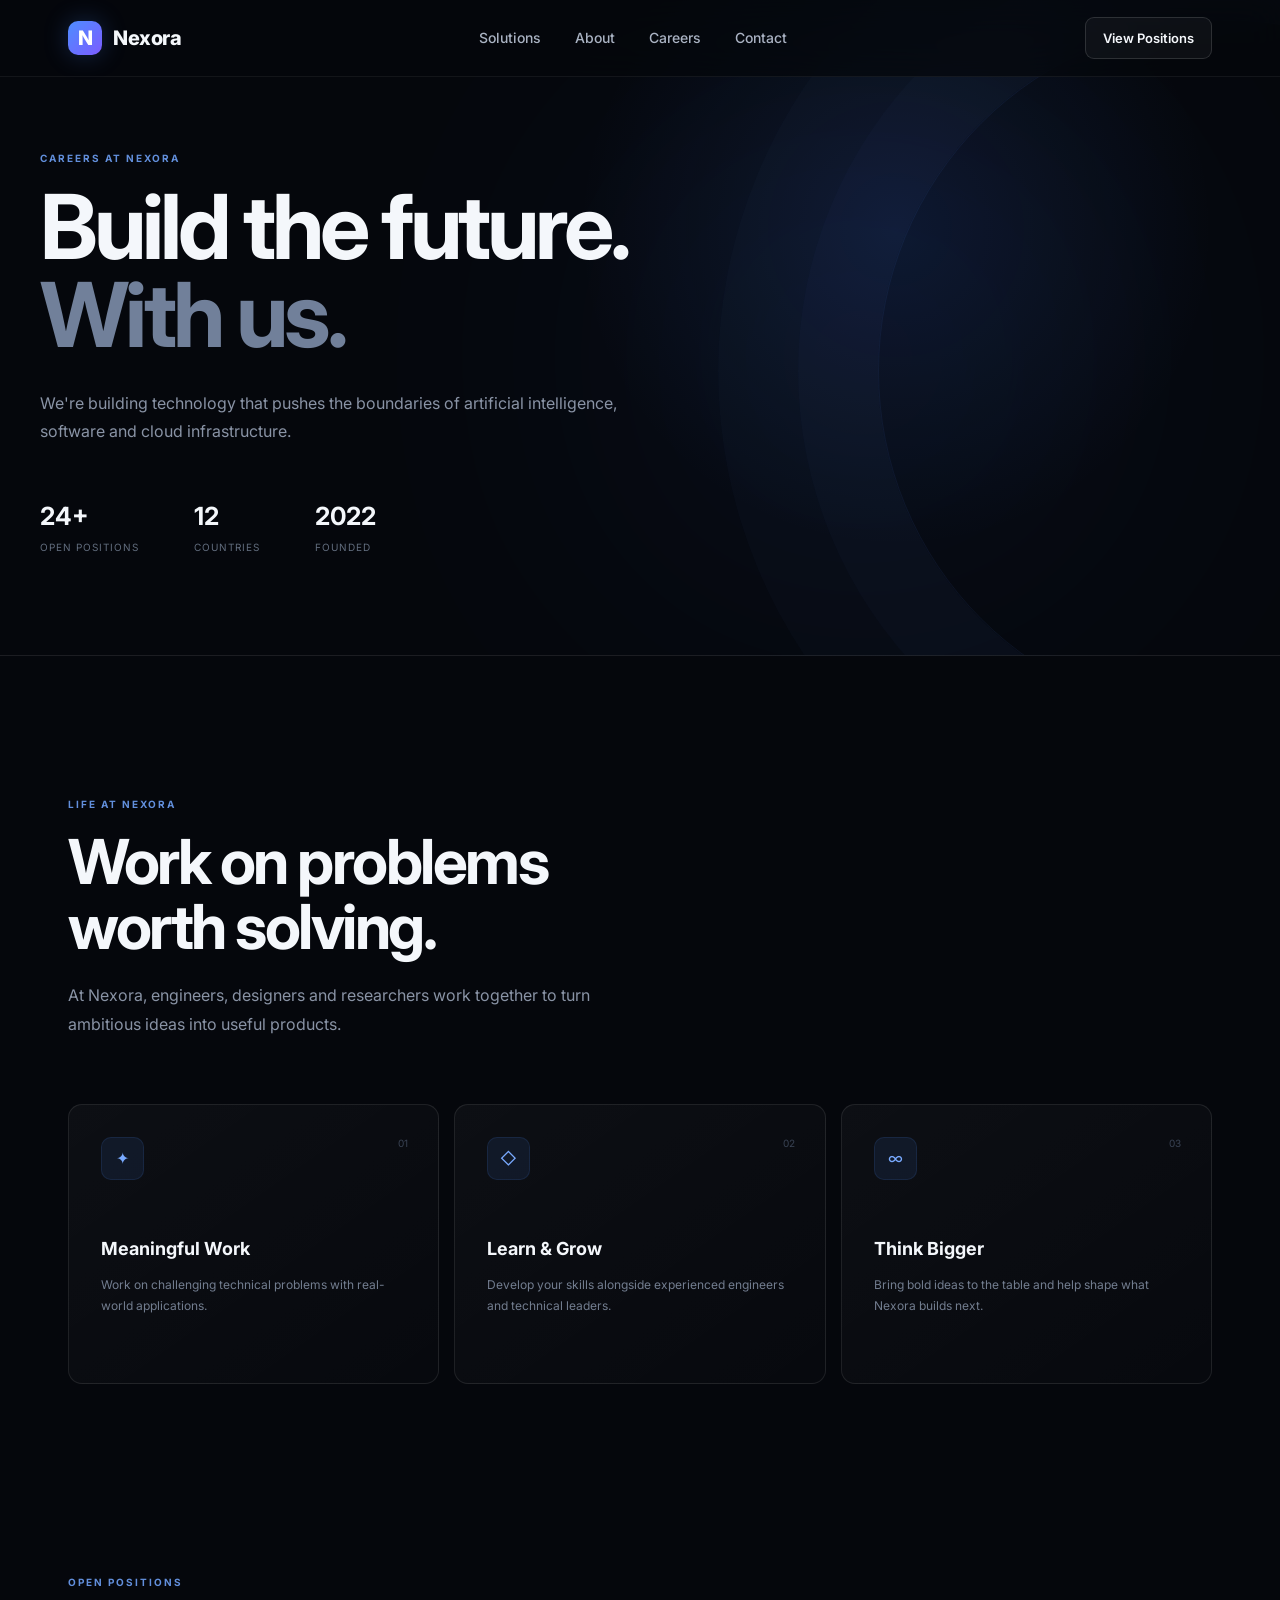
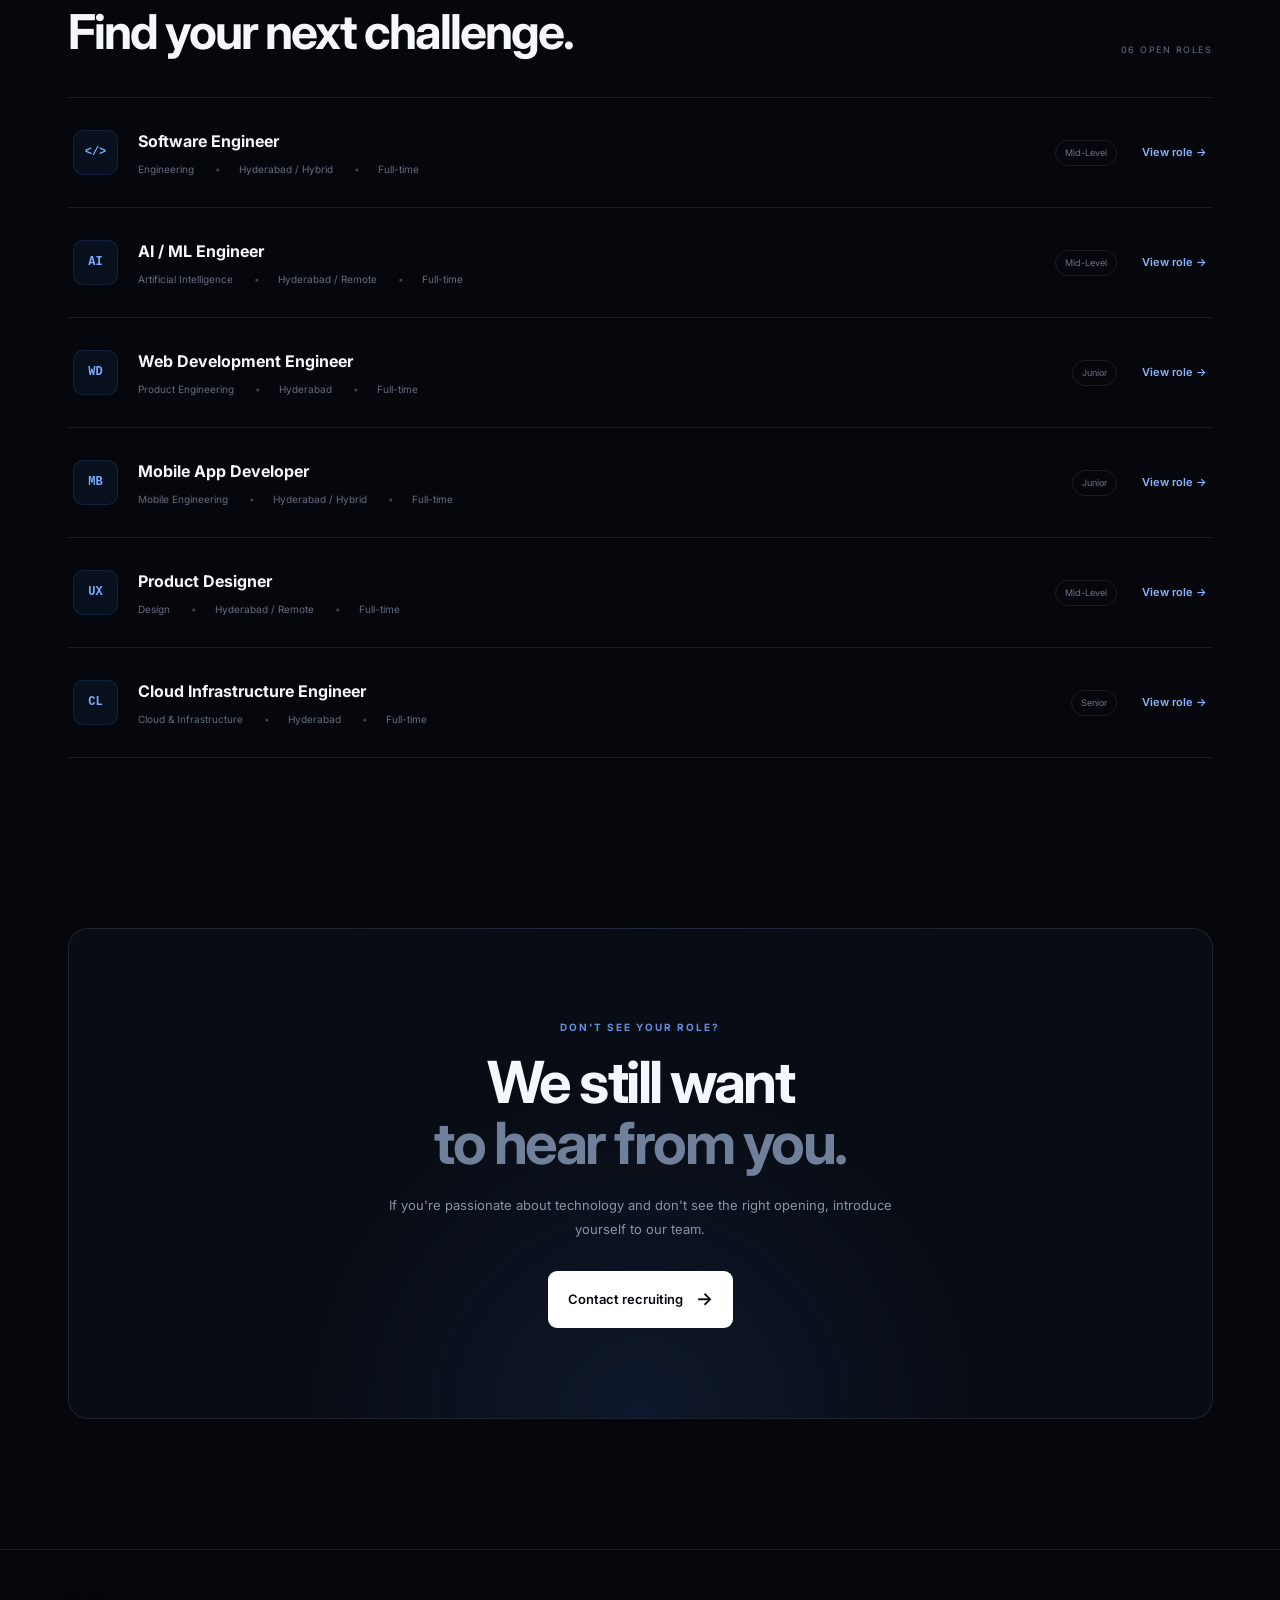
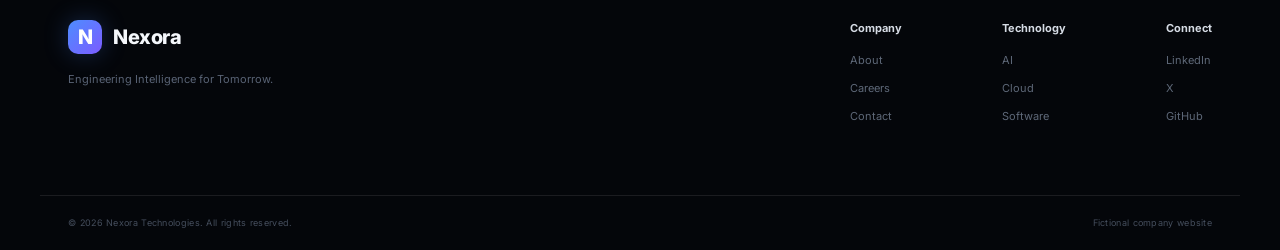
<file: careers.html>
<!DOCTYPE html>
<html lang="en">
<head>
    <meta charset="UTF-8">

    <meta
        name="viewport"
        content="width=device-width, initial-scale=1.0"
    >

    <title>Careers | Nexora Technologies</title>

    <meta
        name="description"
        content="Join Nexora Technologies and help build the future of intelligent software."
    >

    <link rel="stylesheet" href="style.css">
</head>

<body>

    <!-- =================================
         NAVIGATION
    ================================== -->

    <header class="navbar">

        <div class="nav-container">

            <a href="index.html" class="logo">

                <span class="logo-mark">N</span>

                <span class="logo-text">
                    Nexora
                </span>

            </a>


            <nav class="nav-links">

                <a href="index.html#solutions">
                    Solutions
                </a>

                <a href="index.html#about">
                    About
                </a>

                <a href="careers.html">
                    Careers
                </a>

                <a href="index.html#contact">
                    Contact
                </a>

            </nav>


            <a
                href="#open-positions"
                class="nav-button"
            >
                View Positions
            </a>

        </div>

    </header>


    <main>

        <!-- =================================
             CAREERS HERO
        ================================== -->

        <section class="careers-page-hero">

            <div class="careers-hero-glow"></div>

            <div class="careers-hero-content">

                <div class="section-tag">
                    CAREERS AT NEXORA
                </div>

                <h1>
                    Build the future.
                    <span>With us.</span>
                </h1>

                <p>
                    We're building technology that pushes the boundaries
                    of artificial intelligence, software and cloud
                    infrastructure.
                </p>

                <div class="career-meta">

                    <div>
                        <strong>24+</strong>
                        <span>Open positions</span>
                    </div>

                    <div>
                        <strong>12</strong>
                        <span>Countries</span>
                    </div>

                    <div>
                        <strong>2022</strong>
                        <span>Founded</span>
                    </div>

                </div>

            </div>

        </section>


        <!-- =================================
             WHY NEXORA
        ================================== -->

        <section class="section">

            <div class="section-heading">

                <div class="section-tag">
                    LIFE AT NEXORA
                </div>

                <h2>
                    Work on problems
                    <br>
                    worth solving.
                </h2>

                <p>
                    At Nexora, engineers, designers and researchers work
                    together to turn ambitious ideas into useful products.
                </p>

            </div>


            <div class="career-benefits">

                <article class="benefit-card">

                    <div class="benefit-number">
                        01
                    </div>

                    <div class="benefit-icon">
                        ✦
                    </div>

                    <h3>
                        Meaningful Work
                    </h3>

                    <p>
                        Work on challenging technical problems with
                        real-world applications.
                    </p>

                </article>


                <article class="benefit-card">

                    <div class="benefit-number">
                        02
                    </div>

                    <div class="benefit-icon">
                        ◇
                    </div>

                    <h3>
                        Learn & Grow
                    </h3>

                    <p>
                        Develop your skills alongside experienced engineers
                        and technical leaders.
                    </p>

                </article>


                <article class="benefit-card">

                    <div class="benefit-number">
                        03
                    </div>

                    <div class="benefit-icon">
                        ∞
                    </div>

                    <h3>
                        Think Bigger
                    </h3>

                    <p>
                        Bring bold ideas to the table and help shape
                        what Nexora builds next.
                    </p>

                </article>

            </div>

        </section>


        <!-- =================================
             OPEN POSITIONS
        ================================== -->

        <section
            class="section positions-section"
            id="open-positions"
        >

            <div class="positions-heading">

                <div>

                    <div class="section-tag">
                        OPEN POSITIONS
                    </div>

                    <h2>
                        Find your next challenge.
                    </h2>

                </div>

                <span class="position-count">
                    06 OPEN ROLES
                </span>

            </div>


            <div class="jobs-list">

                <!-- JOB 01 -->

                <article class="job-card">

                    <div class="job-main">

                        <div class="job-icon">
                            &lt;/&gt;
                        </div>

                        <div>

                            <h3>
                                Software Engineer
                            </h3>

                            <div class="job-details">

                                <span>
                                    Engineering
                                </span>

                                <span>
                                    Hyderabad / Hybrid
                                </span>

                                <span>
                                    Full-time
                                </span>

                            </div>

                        </div>

                    </div>


                    <div class="job-side">

                        <span class="job-level">
                            Mid-Level
                        </span>

                        <a
                            href="apply.html?role=software-engineer"
                            class="apply-button"
                        >
                            View role →
                        </a>

                    </div>

                </article>


                <!-- JOB 02 -->

                <article class="job-card">

                    <div class="job-main">

                        <div class="job-icon">
                            AI
                        </div>

                        <div>

                            <h3>
                                AI / ML Engineer
                            </h3>

                            <div class="job-details">

                                <span>
                                    Artificial Intelligence
                                </span>

                                <span>
                                    Hyderabad / Remote
                                </span>

                                <span>
                                    Full-time
                                </span>

                            </div>

                        </div>

                    </div>


                    <div class="job-side">

                        <span class="job-level">
                            Mid-Level
                        </span>

                        <a
                            href="apply.html?role=ai-ml-engineer"
                            class="apply-button"
                        >
                            View role →
                        </a>

                    </div>

                </article>


                <!-- JOB 03 -->

                <article class="job-card">

                    <div class="job-main">

                        <div class="job-icon">
                            WD
                        </div>

                        <div>

                            <h3>
                                Web Development Engineer
                            </h3>

                            <div class="job-details">

                                <span>
                                    Product Engineering
                                </span>

                                <span>
                                    Hyderabad
                                </span>

                                <span>
                                    Full-time
                                </span>

                            </div>

                        </div>

                    </div>


                    <div class="job-side">

                        <span class="job-level">
                            Junior
                        </span>

                        <a
                            href="apply.html?role=web-engineer"
                            class="apply-button"
                        >
                            View role →
                        </a>

                    </div>

                </article>


                <!-- JOB 04 -->

                <article class="job-card">

                    <div class="job-main">

                        <div class="job-icon">
                            MB
                        </div>

                        <div>

                            <h3>
                                Mobile App Developer
                            </h3>

                            <div class="job-details">

                                <span>
                                    Mobile Engineering
                                </span>

                                <span>
                                    Hyderabad / Hybrid
                                </span>

                                <span>
                                    Full-time
                                </span>

                            </div>

                        </div>

                    </div>


                    <div class="job-side">

                        <span class="job-level">
                            Junior
                        </span>

                        <a
                            href="apply.html?role=mobile-developer"
                            class="apply-button"
                        >
                            View role →
                        </a>

                    </div>

                </article>


                <!-- JOB 05 -->

                <article class="job-card">

                    <div class="job-main">

                        <div class="job-icon">
                            UX
                        </div>

                        <div>

                            <h3>
                                Product Designer
                            </h3>

                            <div class="job-details">

                                <span>
                                    Design
                                </span>

                                <span>
                                    Hyderabad / Remote
                                </span>

                                <span>
                                    Full-time
                                </span>

                            </div>

                        </div>

                    </div>


                    <div class="job-side">

                        <span class="job-level">
                            Mid-Level
                        </span>

                        <a
                            href="apply.html?role=product-designer"
                            class="apply-button"
                        >
                            View role →
                        </a>

                    </div>

                </article>


                <!-- JOB 06 -->

                <article class="job-card">

                    <div class="job-main">

                        <div class="job-icon">
                            CL
                        </div>

                        <div>

                            <h3>
                                Cloud Infrastructure Engineer
                            </h3>

                            <div class="job-details">

                                <span>
                                    Cloud & Infrastructure
                                </span>

                                <span>
                                    Hyderabad
                                </span>

                                <span>
                                    Full-time
                                </span>

                            </div>

                        </div>

                    </div>


                    <div class="job-side">

                        <span class="job-level">
                            Senior
                        </span>

                        <a
                            href="apply.html?role=cloud-engineer"
                            class="apply-button"
                        >
                            View role →
                        </a>

                    </div>

                </article>

            </div>

        </section>


        <!-- =================================
             APPLICATION CTA
        ================================== -->

        <section class="career-final-cta">

            <div class="career-final-content">

                <div class="section-tag">
                    DON'T SEE YOUR ROLE?
                </div>

                <h2>
                    We still want
                    <span>to hear from you.</span>
                </h2>

                <p>
                    If you're passionate about technology and don't see
                    the right opening, introduce yourself to our team.
                </p>

                <a
                    href="mailto:careers@nexora.example"
                    class="primary-button"
                >
                    Contact recruiting
                    <span>→</span>
                </a>

            </div>

        </section>

    </main>


    <!-- =================================
         FOOTER
    ================================== -->

    <footer class="footer">

        <div class="footer-container">

            <div class="footer-brand">

                <a
                    href="index.html"
                    class="logo"
                >
                    <span class="logo-mark">N</span>

                    <span class="logo-text">
                        Nexora
                    </span>
                </a>

                <p>
                    Engineering Intelligence for Tomorrow.
                </p>

            </div>


            <div class="footer-links">

                <div>

                    <h4>
                        Company
                    </h4>

                    <a href="index.html#about">
                        About
                    </a>

                    <a href="careers.html">
                        Careers
                    </a>

                    <a href="index.html#contact">
                        Contact
                    </a>

                </div>


                <div>

                    <h4>
                        Technology
                    </h4>

                    <a href="index.html#solutions">
                        AI
                    </a>

                    <a href="index.html#solutions">
                        Cloud
                    </a>

                    <a href="index.html#solutions">
                        Software
                    </a>

                </div>


                <div>

                    <h4>
                        Connect
                    </h4>

                    <a href="#">
                        LinkedIn
                    </a>

                    <a href="#">
                        X
                    </a>

                    <a href="#">
                        GitHub
                    </a>

                </div>

            </div>

        </div>


        <div class="footer-bottom">

            <span>
                © 2026 Nexora Technologies. All rights reserved.
            </span>

            <span>
                Fictional company website
            </span>

        </div>

    </footer>


    <script src="script.js"></script>

</body>
</html>
</file>
<file: style.css>
@import url('https://fonts.googleapis.com/css2?family=Inter:wght@400;500;600;700;800&display=swap');

:root {
    --bg: #05070c;
    --bg-secondary: #090d16;
    --card: #0b101a;
    --border: rgba(255, 255, 255, 0.09);
    --text: #f4f7fb;
    --muted: #8993a5;
    --blue: #4d8dff;
    --blue-bright: #72a7ff;
    --max-width: 1200px;
}

* {
    margin: 0;
    padding: 0;
    box-sizing: border-box;
}

html {
    scroll-behavior: smooth;
}

body {
    background: var(--bg);
    color: var(--text);
    font-family: "Inter", Arial, sans-serif;
    line-height: 1.6;
    overflow-x: hidden;
}

a {
    color: inherit;
    text-decoration: none;
}

button,
a {
    -webkit-tap-highlight-color: transparent;
}


/* =========================
   NAVBAR
========================= */

.navbar {
    position: fixed;
    top: 0;
    left: 0;
    width: 100%;
    z-index: 1000;

    background: rgba(5, 7, 12, 0.72);
    border-bottom: 1px solid rgba(255, 255, 255, 0.06);

    backdrop-filter: blur(18px);
    -webkit-backdrop-filter: blur(18px);
}

.nav-container {
    max-width: var(--max-width);
    height: 76px;
    margin: auto;

    padding: 0 28px;

    display: flex;
    align-items: center;
    justify-content: space-between;
}

.logo {
    display: flex;
    align-items: center;
    gap: 11px;

    font-size: 20px;
    font-weight: 800;
    letter-spacing: -0.5px;
}

.logo-mark {
    width: 34px;
    height: 34px;

    display: grid;
    place-items: center;

    border-radius: 10px;

    background: linear-gradient(
        135deg,
        var(--blue),
        #7c5cff
    );

    color: white;
    font-weight: 800;

    box-shadow:
        0 0 25px rgba(77, 141, 255, 0.25);
}

.nav-links {
    display: flex;
    gap: 34px;
}

.nav-links a {
    color: #aab3c3;
    font-size: 14px;
    font-weight: 500;

    transition: 0.25s ease;
}

.nav-links a:hover {
    color: white;
}

.nav-button {
    padding: 10px 17px;

    border: 1px solid rgba(255, 255, 255, 0.13);
    border-radius: 9px;

    font-size: 13px;
    font-weight: 600;

    background: rgba(255, 255, 255, 0.04);

    transition: 0.25s ease;
}

.nav-button:hover {
    background: white;
    color: black;
}


/* =========================
   HERO
========================= */

.hero {
    min-height: 850px;
    position: relative;

    max-width: 1400px;
    margin: auto;

    padding: 170px 70px 100px;

    display: flex;
    align-items: center;
}

.hero-background {
    position: absolute;
    inset: 0;

    pointer-events: none;
    overflow: hidden;
}

.glow {
    position: absolute;

    width: 600px;
    height: 600px;

    border-radius: 50%;

    filter: blur(120px);
    opacity: 0.12;
}

.glow-one {
    top: 50px;
    left: 100px;

    background: #2677ff;
}

.glow-two {
    right: -150px;
    bottom: -100px;

    background: #6d38ff;
}

.hero-content {
    width: 57%;
    position: relative;
    z-index: 2;
}

.eyebrow {
    display: inline-flex;
    align-items: center;
    gap: 9px;

    padding: 8px 13px;

    border: 1px solid rgba(255, 255, 255, 0.09);
    border-radius: 50px;

    background: rgba(255, 255, 255, 0.035);

    color: #aab5c7;
    font-size: 12px;

    margin-bottom: 25px;
}

.status-dot {
    width: 7px;
    height: 7px;

    border-radius: 50%;

    background: #51e29b;

    box-shadow: 0 0 12px #51e29b;
}

.hero h1 {
    max-width: 720px;

    font-size: clamp(52px, 6vw, 86px);
    line-height: 0.98;

    letter-spacing: -4px;
    font-weight: 800;

    margin-bottom: 30px;
}

.hero h1 span {
    display: block;

    background: linear-gradient(
        100deg,
        #ffffff 10%,
        #679dff 55%,
        #9d7cff 100%
    );

    -webkit-background-clip: text;
    background-clip: text;
    color: transparent;
}

.hero p {
    max-width: 570px;

    color: var(--muted);

    font-size: 17px;
    line-height: 1.8;

    margin-bottom: 35px;
}

.hero-buttons {
    display: flex;
    align-items: center;
    gap: 13px;
}

.primary-button,
.secondary-button {
    display: inline-flex;
    align-items: center;
    justify-content: center;
    gap: 13px;

    padding: 14px 20px;

    border-radius: 9px;

    font-size: 13px;
    font-weight: 600;

    transition: 0.3s ease;
}

.primary-button {
    background: white;
    color: #05070c;
}

.primary-button:hover {
    transform: translateY(-2px);

    box-shadow:
        0 12px 40px rgba(255, 255, 255, 0.15);
}

.primary-button span {
    font-size: 18px;
}

.secondary-button {
    border: 1px solid var(--border);
    color: #cbd2dd;
    background: rgba(255, 255, 255, 0.025);
}

.secondary-button:hover {
    border-color: rgba(255, 255, 255, 0.2);
    background: rgba(255, 255, 255, 0.06);
}

.hero-trust {
    margin-top: 65px;

    color: #5f6878;

    font-size: 11px;
    text-transform: uppercase;
    letter-spacing: 1.5px;
}

.trust-line {
    display: flex;
    gap: 12px;

    margin-top: 10px;

    color: #7c8799;
}


/* =========================
   HERO VISUAL
========================= */

.hero-visual {
    position: absolute;

    width: 500px;
    height: 500px;

    right: 20px;
    top: 190px;

    display: grid;
    place-items: center;
}

.core {
    width: 160px;
    height: 160px;

    display: grid;
    place-items: center;

    border-radius: 50%;

    background:
        radial-gradient(
            circle at 40% 35%,
            #7aaeff,
            #285ab9 40%,
            #101a31 70%,
            transparent 72%
        );

    box-shadow:
        0 0 50px rgba(77, 141, 255, 0.3),
        0 0 120px rgba(77, 141, 255, 0.12);
}

.core-inner {
    width: 78px;
    height: 78px;

    display: grid;
    place-items: center;

    border-radius: 50%;

    background: #071020;

    border: 1px solid rgba(255, 255, 255, 0.15);

    font-size: 30px;
    font-weight: 800;

    box-shadow:
        inset 0 0 30px rgba(77, 141, 255, 0.18);
}

.orbit {
    position: absolute;

    border: 1px solid rgba(101, 157, 255, 0.17);

    border-radius: 50%;

    transform: rotate(-25deg);
}

.orbit-one {
    width: 300px;
    height: 120px;
}

.orbit-two {
    width: 390px;
    height: 170px;

    transform: rotate(55deg);
}

.orbit-three {
    width: 450px;
    height: 240px;

    transform: rotate(-65deg);
}

.floating-card {
    position: absolute;

    padding: 13px 17px;

    border-radius: 11px;

    border: 1px solid rgba(255, 255, 255, 0.1);

    background: rgba(9, 14, 24, 0.82);

    backdrop-filter: blur(14px);

    box-shadow:
        0 20px 50px rgba(0, 0, 0, 0.35);
}

.card-top {
    top: 45px;
    right: 30px;
}

.card-bottom {
    bottom: 60px;
    left: 15px;
}

.card-label {
    display: block;

    color: #687488;

    font-size: 9px;
    letter-spacing: 1.5px;
    margin-bottom: 3px;
}

.floating-card strong {
    font-size: 13px;
}

.card-indicator {
    display: inline-block;

    width: 6px;
    height: 6px;

    border-radius: 50%;

    background: #55df9d;

    margin-left: 7px;

    box-shadow: 0 0 10px #55df9d;
}


/* =========================
   STATS
========================= */

.stats {
    border-top: 1px solid var(--border);
    border-bottom: 1px solid var(--border);

    background: #070a11;
}

.stats-container {
    max-width: var(--max-width);

    margin: auto;
    padding: 34px 28px;

    display: grid;
    grid-template-columns: repeat(4, 1fr);
}

.stat {
    padding: 0 30px;

    border-right: 1px solid var(--border);
}

.stat:first-child {
    padding-left: 0;
}

.stat:last-child {
    border-right: none;
}

.stat strong {
    display: block;

    font-size: 27px;
    letter-spacing: -1px;

    margin-bottom: 3px;
}

.stat span {
    color: #6d7789;
    font-size: 11px;
}


/* =========================
   GENERAL SECTIONS
========================= */

.section {
    max-width: var(--max-width);

    margin: auto;

    padding: 140px 28px;
}

.section-tag {
    color: #628fdc;

    font-size: 10px;
    font-weight: 700;

    letter-spacing: 2px;

    margin-bottom: 17px;
}

.section-heading {
    max-width: 700px;

    margin-bottom: 65px;
}

.section-heading h2,
.about-content h2,
.platform-content h2,
.contact-heading h2,
.careers-cta h2 {
    font-size: clamp(38px, 5vw, 62px);

    line-height: 1.05;
    letter-spacing: -2.5px;

    margin-bottom: 22px;
}

.section-heading p {
    color: var(--muted);

    max-width: 590px;

    line-height: 1.8;
}


/* =========================
   SOLUTIONS
========================= */

.solution-grid {
    display: grid;

    grid-template-columns: repeat(2, 1fr);

    gap: 15px;
}

.solution-card {
    position: relative;

    min-height: 300px;

    padding: 34px;

    border: 1px solid var(--border);
    border-radius: 15px;

    background:
        linear-gradient(
            145deg,
            rgba(255,255,255,0.035),
            rgba(255,255,255,0.01)
        );

    overflow: hidden;

    transition: 0.35s ease;
}

.solution-card::before {
    content: "";

    position: absolute;

    width: 200px;
    height: 200px;

    top: -100px;
    right: -100px;

    border-radius: 50%;

    background: rgba(77, 141, 255, 0.12);

    filter: blur(40px);

    opacity: 0;

    transition: 0.4s ease;
}

.solution-card:hover {
    transform: translateY(-5px);

    border-color: rgba(100, 155, 255, 0.25);
}

.solution-card:hover::before {
    opacity: 1;
}

.solution-icon {
    width: 43px;
    height: 43px;

    display: grid;
    place-items: center;

    border-radius: 11px;

    background: rgba(77, 141, 255, 0.1);

    border: 1px solid rgba(77, 141, 255, 0.15);

    color: #77a9ff;

    font-size: 20px;

    margin-bottom: 55px;
}

.solution-number {
    position: absolute;

    top: 34px;
    right: 34px;

    color: #394354;

    font-size: 11px;
}

.solution-card h3 {
    font-size: 21px;

    margin-bottom: 12px;
}

.solution-card p {
    max-width: 460px;

    color: #788396;

    font-size: 13px;

    line-height: 1.75;

    margin-bottom: 23px;
}

.card-link {
    color: #8bb4ff;

    font-size: 12px;
    font-weight: 600;
}


/* =========================
   ABOUT
========================= */

.about {
    display: grid;

    grid-template-columns: 1fr 1fr;

    align-items: center;

    gap: 100px;
}

.about-visual {
    height: 480px;

    position: relative;

    border: 1px solid var(--border);

    border-radius: 18px;

    overflow: hidden;

    background: #080d16;
}

.about-grid {
    position: absolute;
    inset: 0;

    background-image:
        linear-gradient(
            rgba(255,255,255,0.04) 1px,
            transparent 1px
        ),
        linear-gradient(
            90deg,
            rgba(255,255,255,0.04) 1px,
            transparent 1px
        );

    background-size: 40px 40px;

    mask-image: linear-gradient(
        to bottom,
        black,
        transparent
    );
}

.about-circle {
    position: absolute;

    width: 210px;
    height: 210px;

    top: 50%;
    left: 50%;

    transform: translate(-50%, -50%);

    border-radius: 50%;

    display: grid;
    place-items: center;

    background:
        radial-gradient(
            circle,
            #528cff,
            #14294d 50%,
            transparent 70%
        );

    box-shadow:
        0 0 100px rgba(77, 141, 255, 0.25);
}

.about-circle span {
    font-size: 55px;
    font-weight: 800;

    text-shadow:
        0 0 30px rgba(255,255,255,0.3);
}

.about-label {
    position: absolute;

    bottom: 22px;
    left: 22px;
    right: 22px;

    display: flex;
    justify-content: space-between;

    color: #657084;

    font-size: 9px;
    letter-spacing: 2px;
}

.about-content h2 span,
.platform-content h2 span,
.contact-heading h2 span,
.careers-cta h2 span {
    display: block;

    color: #71809a;
}

.about-content p {
    color: var(--muted);

    font-size: 14px;

    line-height: 1.9;

    margin-bottom: 20px;
}

.text-button {
    display: inline-block;

    margin-top: 12px;

    color: #8bb4ff;

    font-size: 13px;
    font-weight: 600;
}


/* =========================
   PLATFORM
========================= */

.platform-section {
    max-width: 1400px;

    margin: 0 auto;

    padding: 130px 70px;

    display: grid;

    grid-template-columns: 1fr 1fr;

    gap: 90px;

    align-items: center;

    background:
        radial-gradient(
            circle at 80% 50%,
            rgba(56, 110, 255, 0.08),
            transparent 35%
        );
}

.platform-content {
    max-width: 560px;
}

.platform-content p {
    color: var(--muted);

    font-size: 14px;

    line-height: 1.8;

    margin-bottom: 35px;
}

.platform-features {
    display: flex;

    flex-direction: column;

    gap: 15px;
}

.platform-features div {
    display: flex;

    align-items: center;

    gap: 18px;

    padding: 14px 0;

    border-bottom: 1px solid var(--border);
}

.platform-features span {
    color: #4f83db;

    font-size: 10px;
}

.platform-features strong {
    font-size: 13px;
    font-weight: 600;
}

.platform-visual {
    display: flex;
    justify-content: center;
}

.terminal {
    width: 100%;
    max-width: 520px;

    border: 1px solid rgba(255, 255, 255, 0.1);

    border-radius: 15px;

    overflow: hidden;

    background: #070a10;

    box-shadow:
        0 40px 100px rgba(0, 0, 0, 0.45),
        0 0 80px rgba(55, 110, 255, 0.08);
}

.terminal-header {
    height: 45px;

    display: flex;
    align-items: center;

    gap: 7px;

    padding: 0 15px;

    border-bottom: 1px solid var(--border);

    background: #0b0f17;
}

.terminal-header > span {
    width: 7px;
    height: 7px;

    border-radius: 50%;

    background: #3e4655;
}

.terminal-header small {
    margin-left: auto;

    color: #4d5769;

    font-size: 8px;

    letter-spacing: 1.5px;
}

.terminal-body {
    padding: 30px;

    color: #737f93;

    font-family: monospace;

    font-size: 11px;

    line-height: 2.2;
}

.terminal-green {
    color: #59d99d;
}

.terminal-bar {
    height: 5px;

    border-radius: 10px;

    background: #151c29;

    overflow: hidden;

    margin: 12px 0 20px;
}

.terminal-bar div {
    width: 82%;
    height: 100%;

    background: #548fff;

    box-shadow: 0 0 15px #548fff;
}

.terminal-status {
    color: #5c9cff;
}


/* =========================
   CAREERS CTA
========================= */

.careers-cta {
    position: relative;

    max-width: 1145px;

    margin: 60px auto 130px;

    padding: 90px 70px;

    text-align: center;

    border: 1px solid var(--border);

    border-radius: 20px;

    overflow: hidden;

    background:
        radial-gradient(
            circle at 50% 0%,
            rgba(70, 125, 255, 0.13),
            transparent 45%
        ),
        #080c14;
}

.cta-glow {
    position: absolute;

    width: 350px;
    height: 350px;

    top: -250px;
    left: 50%;

    transform: translateX(-50%);

    border-radius: 50%;

    background: #397eff;

    filter: blur(100px);

    opacity: 0.15;
}

.cta-content {
    position: relative;
    z-index: 2;
}

.careers-cta p {
    max-width: 570px;

    margin: 0 auto 30px;

    color: var(--muted);

    font-size: 14px;

    line-height: 1.8;
}


/* =========================
   CONTACT
========================= */

.contact {
    padding-top: 60px;
}

.contact-heading {
    margin-bottom: 55px;
}

.contact-grid {
    display: grid;

    grid-template-columns: repeat(3, 1fr);

    gap: 15px;
}

.contact-item {
    display: flex;

    align-items: center;

    gap: 15px;

    padding: 23px;

    border: 1px solid var(--border);

    border-radius: 12px;

    background: rgba(255, 255, 255, 0.018);
}

.contact-icon {
    width: 38px;
    height: 38px;

    display: grid;
    place-items: center;

    border-radius: 9px;

    background: rgba(77, 141, 255, 0.08);

    color: #70a2ff;
}

.contact-item small {
    color: #5e6879;

    display: block;

    font-size: 9px;

    text-transform: uppercase;

    letter-spacing: 1px;
}

.contact-item p {
    color: #aeb7c5;

    font-size: 12px;

    margin-top: 3px;
}


/* =========================
   FOOTER
========================= */

.footer {
    border-top: 1px solid var(--border);

    background: #04060a;
}

.footer-container {
    max-width: var(--max-width);

    margin: auto;

    padding: 70px 28px;

    display: flex;

    justify-content: space-between;

    gap: 50px;
}

.footer-brand p {
    color: #596375;

    font-size: 11px;

    margin-top: 17px;
}

.footer-links {
    display: flex;

    gap: 100px;
}

.footer-links div {
    display: flex;

    flex-direction: column;

    gap: 10px;
}

.footer-links h4 {
    color: #d5dbe4;

    font-size: 11px;

    margin-bottom: 5px;
}

.footer-links a {
    color: #5e6878;

    font-size: 11px;

    transition: 0.2s ease;
}

.footer-links a:hover {
    color: white;
}

.footer-bottom {
    max-width: var(--max-width);

    margin: auto;

    padding: 20px 28px;

    border-top: 1px solid var(--border);

    display: flex;

    justify-content: space-between;

    color: #454e5d;

    font-size: 9px;

    letter-spacing: 0.3px;
}


/* =========================
   RESPONSIVE
========================= */

@media (max-width: 1000px) {

    .hero {
        padding-left: 40px;
        padding-right: 40px;
    }

    .hero-content {
        width: 65%;
    }

    .hero-visual {
        right: -100px;
        opacity: 0.45;
    }

    .platform-section {
        padding-left: 40px;
        padding-right: 40px;
    }

    .about {
        gap: 50px;
    }

    .footer-links {
        gap: 50px;
    }
}


@media (max-width: 760px) {

    .nav-container {
        height: 68px;
    }

    .nav-links {
        display: none;
    }

    .nav-button {
        padding: 9px 13px;
    }

    .hero {
        min-height: auto;

        padding:
            135px 24px
            80px;

        display: block;
    }

    .hero-content {
        width: 100%;
    }

    .hero h1 {
        font-size: 54px;
        letter-spacing: -3px;
    }

    .hero p {
        font-size: 15px;
    }

    .hero-buttons {
        flex-direction: column;
        align-items: stretch;
    }

    .primary-button,
    .secondary-button {
        width: 100%;
    }

    .hero-trust {
        margin-top: 40px;
    }

    .hero-visual {
        position: relative;

        width: 100%;
        height: 350px;

        top: auto;
        right: auto;

        margin-top: 40px;

        opacity: 0.7;
    }

    .stats-container {
        grid-template-columns: repeat(2, 1fr);

        gap: 25px;
    }

    .stat {
        padding: 0 15px;

        border-right: none;
    }

    .stat:first-child {
        padding-left: 15px;
    }

    .section {
        padding: 90px 24px;
    }

    .section-heading h2,
    .about-content h2,
    .platform-content h2,
    .contact-heading h2,
    .careers-cta h2 {
        font-size: 40px;
        letter-spacing: -2px;
    }

    .solution-grid {
        grid-template-columns: 1fr;
    }

    .about {
        grid-template-columns: 1fr;

        gap: 50px;
    }

    .about-visual {
        height: 350px;
    }

    .platform-section {
        grid-template-columns: 1fr;

        padding: 90px 24px;

        gap: 55px;
    }

    .careers-cta {
        margin: 30px 20px 90px;

        padding: 65px 25px;
    }

    .contact-grid {
        grid-template-columns: 1fr;
    }

    .footer-container {
        flex-direction: column;

        padding: 55px 24px;
    }

    .footer-links {
        display: grid;

        grid-template-columns: repeat(3, 1fr);

        gap: 25px;
    }

    .footer-bottom {
        flex-direction: column;

        gap: 8px;

        padding: 20px 24px;
    }
}


@media (max-width: 430px) {

    .hero h1 {
        font-size: 47px;
    }

    .hero-visual {
        transform: scale(0.82);
        transform-origin: center;
    }

    .stats-container {
        padding: 30px 15px;
    }

    .stat strong {
        font-size: 23px;
    }

    .footer-links {
        grid-template-columns: 1fr 1fr;
    }
}
/* =========================
   JAVASCRIPT ANIMATIONS
========================= */

.reveal {
    opacity: 0;
    transform: translateY(30px);
    transition:
        opacity 0.7s ease,
        transform 0.7s ease;
}

.reveal.visible {
    opacity: 1;
    transform: translateY(0);
}

.navbar.scrolled {
    background: rgba(5, 7, 12, 0.92);

    box-shadow:
        0 10px 40px rgba(0, 0, 0, 0.25);
}

.solution-card {
    transform-style: preserve-3d;
    will-change: transform;
}

@media (prefers-reduced-motion: reduce) {

    html {
        scroll-behavior: auto;
    }

    *,
    *::before,
    *::after {
        animation-duration: 0.01ms !important;
        animation-iteration-count: 1 !important;
        transition-duration: 0.01ms !important;
    }

}
 /* =========================================
    CAREERS PAGE
 ========================================= */

.careers-page-hero {
    position: relative;

    min-height: 650px;

    display: flex;
    align-items: center;

    padding: 150px 28px 100px;

    overflow: hidden;

    border-bottom: 1px solid var(--border);

    background:
        radial-gradient(
            circle at 70% 35%,
            rgba(67, 125, 255, 0.12),
            transparent 32%
        );
}

.careers-page-hero::after {
    content: "";

    position: absolute;

    width: 700px;
    height: 700px;

    right: -300px;
    top: 20px;

    border-radius: 50%;

    border: 1px solid rgba(89, 142, 255, 0.08);

    box-shadow:
        0 0 0 80px rgba(89, 142, 255, 0.025),
        0 0 0 160px rgba(89, 142, 255, 0.018);

    pointer-events: none;
}

.careers-hero-glow {
    position: absolute;

    width: 450px;
    height: 450px;

    right: 15%;
    top: 20%;

    border-radius: 50%;

    background: #397eff;

    filter: blur(150px);

    opacity: 0.08;
}

.careers-hero-content {
    position: relative;
    z-index: 2;

    width: 100%;
    max-width: var(--max-width);

    margin: auto;
}

.careers-hero-content h1 {
    max-width: 750px;

    font-size: clamp(55px, 7vw, 90px);

    line-height: 0.98;

    letter-spacing: -4px;

    margin-bottom: 30px;
}

.careers-hero-content h1 span {
    display: block;

    color: #71809a;
}

.careers-hero-content > p {
    max-width: 590px;

    color: var(--muted);

    font-size: 16px;

    line-height: 1.8;

    margin-bottom: 50px;
}

.career-meta {
    display: flex;

    gap: 55px;
}

.career-meta div {
    display: flex;

    flex-direction: column;

    gap: 3px;
}

.career-meta strong {
    font-size: 25px;
}

.career-meta span {
    color: #626d7e;

    font-size: 10px;

    text-transform: uppercase;

    letter-spacing: 1px;
}


/* =========================================
   BENEFITS
========================================= */

.career-benefits {
    display: grid;

    grid-template-columns: repeat(3, 1fr);

    gap: 15px;
}

.benefit-card {
    position: relative;

    min-height: 280px;

    padding: 32px;

    border: 1px solid var(--border);

    border-radius: 14px;

    background:
        linear-gradient(
            145deg,
            rgba(255,255,255,0.035),
            rgba(255,255,255,0.01)
        );

    transition: 0.3s ease;
}

.benefit-card:hover {
    transform: translateY(-5px);

    border-color: rgba(100, 155, 255, 0.22);
}

.benefit-number {
    position: absolute;

    top: 30px;
    right: 30px;

    color: #394354;

    font-size: 10px;
}

.benefit-icon {
    width: 43px;
    height: 43px;

    display: grid;
    place-items: center;

    margin-bottom: 55px;

    border-radius: 10px;

    color: #79aaff;

    background: rgba(77, 141, 255, 0.09);

    border: 1px solid rgba(77, 141, 255, 0.12);
}

.benefit-card h3 {
    font-size: 18px;

    margin-bottom: 10px;
}

.benefit-card p {
    color: #727d8f;

    font-size: 12px;

    line-height: 1.75;
}


/* =========================================
   JOB POSITIONS
========================================= */

.positions-section {
    padding-top: 50px;
}

.positions-heading {
    display: flex;

    justify-content: space-between;

    align-items: flex-end;

    margin-bottom: 40px;
}

.positions-heading h2 {
    font-size: clamp(35px, 4vw, 48px);

    letter-spacing: -2px;

    line-height: 1.05;
}

.position-count {
    color: #657084;

    font-size: 9px;

    letter-spacing: 1.5px;
}

.jobs-list {
    display: flex;

    flex-direction: column;

    border-top: 1px solid var(--border);
}

.job-card {
    min-height: 110px;

    display: flex;

    align-items: center;

    justify-content: space-between;

    gap: 30px;

    padding: 25px 5px;

    border-bottom: 1px solid var(--border);

    transition: 0.25s ease;
}

.job-card:hover {
    padding-left: 15px;
    padding-right: 15px;

    background: rgba(255, 255, 255, 0.018);
}

.job-main {
    display: flex;

    align-items: center;

    gap: 20px;
}

.job-icon {
    width: 45px;
    height: 45px;

    display: grid;
    place-items: center;

    flex-shrink: 0;

    border: 1px solid rgba(77, 141, 255, 0.14);

    border-radius: 10px;

    background: rgba(77, 141, 255, 0.07);

    color: #79aaff;

    font-family: monospace;

    font-size: 12px;

    font-weight: 700;
}

.job-card h3 {
    font-size: 16px;

    margin-bottom: 7px;
}

.job-details {
    display: flex;

    gap: 18px;

    color: #626d7e;

    font-size: 10px;
}

.job-details span:not(:last-child)::after {
    content: "•";

    margin-left: 18px;

    color: #394354;
}

.job-side {
    display: flex;

    align-items: center;

    gap: 25px;
}

.job-level {
    color: #687386;

    font-size: 9px;

    padding: 5px 9px;

    border: 1px solid var(--border);

    border-radius: 30px;
}

.apply-button {
    color: #8bb4ff;

    font-size: 11px;

    font-weight: 600;

    white-space: nowrap;
}


/* =========================================
   FINAL CAREER CTA
========================================= */

.career-final-cta {
    max-width: 1145px;

    margin: 30px auto 130px;

    padding: 90px 50px;

    text-align: center;

    position: relative;

    overflow: hidden;

    border: 1px solid var(--border);

    border-radius: 20px;

    background:
        radial-gradient(
            circle at 50% 100%,
            rgba(70, 125, 255, 0.1),
            transparent 45%
        ),
        #080c14;
}

.career-final-content {
    position: relative;
    z-index: 2;
}

.career-final-content h2 {
    font-size: clamp(38px, 5vw, 58px);

    line-height: 1.05;

    letter-spacing: -2.5px;

    margin-bottom: 20px;
}

.career-final-content h2 span {
    display: block;

    color: #71809a;
}

.career-final-content p {
    max-width: 550px;

    margin: 0 auto 30px;

    color: var(--muted);

    font-size: 13px;

    line-height: 1.8;
}


/* =========================================
   CAREERS RESPONSIVE
========================================= */

@media (max-width: 800px) {

    .careers-page-hero {
        min-height: auto;

        padding:
            135px 24px
            80px;
    }

    .careers-hero-content h1 {
        font-size: 56px;

        letter-spacing: -3px;
    }

    .career-meta {
        gap: 30px;
    }

    .career-benefits {
        grid-template-columns: 1fr;
    }

    .positions-heading {
        align-items: flex-start;

        flex-direction: column;

        gap: 15px;
    }

    .job-card {
        align-items: flex-start;

        flex-direction: column;
    }

    .job-side {
        width: 100%;

        justify-content: space-between;
    }

    .career-final-cta {
        margin:
            20px 20px
            90px;

        padding:
            65px 25px;
    }
}


@media (max-width: 500px) {

    .careers-hero-content h1 {
        font-size: 47px;
    }

    .career-meta {
        display: grid;

        grid-template-columns: repeat(3, 1fr);

        gap: 15px;
    }

    .career-meta strong {
        font-size: 21px;
    }

    .job-main {
        align-items: flex-start;
    }

    .job-details {
        flex-direction: column;

        gap: 4px;
    }

    .job-details span:not(:last-child)::after {
        display: none;
    }
}
/* =========================================
   APPLICATION PAGE
========================================= */

.application-hero {
    padding: 155px 28px 75px;

    border-bottom: 1px solid var(--border);

    background:
        radial-gradient(
            circle at 75% 40%,
            rgba(65, 125, 255, 0.10),
            transparent 35%
        );
}

.application-container {
    max-width: var(--max-width);

    margin: auto;
}

.back-link {
    display: inline-block;

    color: #687386;

    font-size: 11px;

    margin-bottom: 55px;

    transition: 0.2s ease;
}

.back-link:hover {
    color: white;
}

.application-label {
    color: #628fdc;

    font-size: 10px;

    font-weight: 700;

    letter-spacing: 2px;

    margin-bottom: 15px;
}

.application-hero h1 {
    font-size: clamp(45px, 6vw, 75px);

    line-height: 1;

    letter-spacing: -3px;

    margin-bottom: 20px;
}

.application-meta {
    display: flex;

    gap: 12px;

    color: #687386;

    font-size: 11px;
}


/* =========================================
   APPLICATION LAYOUT
========================================= */

.application-section {
    max-width: var(--max-width);

    margin: auto;

    padding: 100px 28px 140px;
}

.application-layout {
    display: grid;

    grid-template-columns:
        minmax(0, 1fr)
        420px;

    gap: 90px;

    align-items: start;
}

.job-description {
    max-width: 650px;
}

.job-block {
    margin-bottom: 65px;
}

.job-block h2 {
    font-size: 40px;

    line-height: 1.1;

    letter-spacing: -2px;

    margin-bottom: 20px;
}

.job-block h3 {
    font-size: 20px;

    margin-bottom: 20px;
}

.job-block p {
    color: var(--muted);

    font-size: 14px;

    line-height: 1.9;
}

.job-block ul {
    list-style: none;

    display: flex;

    flex-direction: column;

    gap: 14px;
}

.job-block li {
    position: relative;

    padding-left: 25px;

    color: #818c9e;

    font-size: 13px;

    line-height: 1.7;
}

.job-block li::before {
    content: "→";

    position: absolute;

    left: 0;

    color: #5f96ed;
}

.job-tags {
    display: flex;

    flex-wrap: wrap;

    gap: 8px;
}

.job-tags span {
    padding: 7px 11px;

    border: 1px solid var(--border);

    border-radius: 30px;

    color: #687386;

    font-size: 9px;
}


/* =========================================
   APPLICATION CARD
========================================= */

.application-card {
    position: sticky;

    top: 105px;

    padding: 30px;

    border: 1px solid var(--border);

    border-radius: 16px;

    background:
        linear-gradient(
            145deg,
            rgba(255,255,255,0.04),
            rgba(255,255,255,0.015)
        );

    box-shadow:
        0 30px 80px rgba(0, 0, 0, 0.25);
}

.application-card-header {
    padding-bottom: 25px;

    margin-bottom: 25px;

    border-bottom: 1px solid var(--border);
}

.application-card-header h2 {
    font-size: 25px;

    line-height: 1.15;

    letter-spacing: -1px;

    margin-bottom: 12px;
}

.application-card-header p {
    color: #707b8d;

    font-size: 11px;

    line-height: 1.7;
}


/* =========================================
   FORM
========================================= */

.application-form {
    display: flex;

    flex-direction: column;

    gap: 19px;
}

.form-group {
    display: flex;

    flex-direction: column;

    gap: 7px;
}

.form-group label {
    color: #929bab;

    font-size: 10px;

    font-weight: 600;
}

.form-group input,
.form-group select,
.form-group textarea {
    width: 100%;

    padding: 12px 13px;

    border: 1px solid rgba(255,255,255,0.09);

    border-radius: 8px;

    outline: none;

    background: #080d15;

    color: #e5e9ef;

    font-family: inherit;

    font-size: 12px;

    transition: 0.2s ease;
}

.form-group input::placeholder,
.form-group textarea::placeholder {
    color: #4e596a;
}

.form-group input:focus,
.form-group select:focus,
.form-group textarea:focus {
    border-color: rgba(90, 145, 255, 0.5);

    box-shadow:
        0 0 0 3px rgba(77, 141, 255, 0.07);
}

.form-group textarea {
    resize: vertical;

    min-height: 110px;
}

.form-group select {
    cursor: pointer;
}

.checkbox-row {
    display: flex;

    align-items: flex-start;

    gap: 9px;

    color: #687386;

    font-size: 9px;

    line-height: 1.5;

    cursor: pointer;
}

.checkbox-row input {
    margin-top: 2px;

    accent-color: #4d8dff;
}

.submit-button {
    width: 100%;

    display: flex;

    align-items: center;

    justify-content: center;

    gap: 12px;

    padding: 14px;

    border: none;

    border-radius: 8px;

    background: white;

    color: #05070c;

    font-family: inherit;

    font-size: 12px;

    font-weight: 700;

    cursor: pointer;

    transition: 0.25s ease;
}

.submit-button:hover {
    transform: translateY(-2px);

    box-shadow:
        0 12px 30px rgba(255,255,255,0.12);
}

.submit-button span {
    font-size: 17px;
}

.form-note {
    text-align: center;

    color: #444e5d;

    font-size: 8px;

    line-height: 1.5;
}


/* =========================================
   SUCCESS MESSAGE
========================================= */

.application-success {
    text-align: center;

    padding: 30px 5px 10px;
}

.success-icon {
    width: 55px;
    height: 55px;

    display: grid;
    place-items: center;

    margin: 0 auto 20px;

    border-radius: 50%;

    background: rgba(70, 210, 145, 0.08);

    border: 1px solid rgba(70, 210, 145, 0.2);

    color: #55d89c;

    font-size: 22px;
}

.application-success h3 {
    font-size: 20px;

    margin-bottom: 10px;
}

.application-success p {
    color: #737e90;

    font-size: 11px;

    line-height: 1.7;

    margin-bottom: 22px;
}

.application-success .secondary-button {
    width: 100%;
}


/* =========================================
   RESPONSIVE
========================================= */

@media (max-width: 900px) {

    .application-layout {
        grid-template-columns: 1fr;

        gap: 60px;
    }

    .job-description {
        max-width: none;
    }

    .application-card {
        position: relative;

        top: auto;

        max-width: 600px;
    }
}


@media (max-width: 600px) {

    .application-hero {
        padding:
            130px 24px
            60px;
    }

    .application-hero h1 {
        font-size: 45px;

        letter-spacing: -2px;
    }

    .application-meta {
        flex-wrap: wrap;
    }

    .application-section {
        padding:
            70px 24px
            100px;
    }

    .job-block h2 {
        font-size: 34px;
    }

    .application-card {
        padding: 23px;
    }
}
/* =====================================================
   CLICKABLE SOLUTIONS
===================================================== */

.clickable-solution {
    cursor: pointer;
    position: relative;
    overflow: hidden;
}

.clickable-solution::after {
    content: "";
    position: absolute;
    width: 180px;
    height: 180px;
    border-radius: 50%;
    background: rgba(77, 141, 255, 0.08);
    top: -100px;
    right: -100px;
    transition: 0.5s ease;
    pointer-events: none;
}

.clickable-solution:hover::after {
    width: 300px;
    height: 300px;
}

.solution-link {
    display: inline-block;
    margin-top: 22px;
    color: #4d8dff;
    font-size: 13px;
    font-weight: 600;
    opacity: 0.8;
    transition: 0.3s ease;
}

.clickable-solution:hover .solution-link {
    opacity: 1;
    transform: translateX(5px);
}


/* =====================================================
   SOLUTION MODAL
===================================================== */

.solution-modal {
    position: fixed;
    inset: 0;
    z-index: 9999;
    display: flex;
    align-items: center;
    justify-content: center;
    padding: 24px;

    opacity: 0;
    visibility: hidden;
    transition: opacity 0.3s ease, visibility 0.3s ease;
}

.solution-modal.active {
    opacity: 1;
    visibility: visible;
}

.solution-modal-backdrop {
    position: absolute;
    inset: 0;
    background: rgba(2, 5, 12, 0.82);
    backdrop-filter: blur(12px);
}

.solution-modal-card {
    position: relative;
    width: min(680px, 100%);
    max-height: 90vh;
    overflow-y: auto;

    background:
        linear-gradient(
            145deg,
            rgba(18, 27, 43, 0.98),
            rgba(7, 11, 19, 0.98)
        );

    border: 1px solid rgba(100, 150, 255, 0.18);
    border-radius: 24px;
    padding: 42px;

    box-shadow:
        0 30px 100px rgba(0, 0, 0, 0.6),
        0 0 80px rgba(55, 120, 255, 0.08);

    transform: translateY(30px) scale(0.96);
    transition: transform 0.35s ease;
}

.solution-modal.active .solution-modal-card {
    transform: translateY(0) scale(1);
}

.solution-modal-close {
    position: absolute;
    top: 20px;
    right: 22px;

    width: 38px;
    height: 38px;

    border: 1px solid rgba(255,255,255,0.1);
    border-radius: 50%;

    background: rgba(255,255,255,0.04);
    color: #fff;

    font-size: 25px;
    line-height: 1;

    cursor: pointer;

    transition: 0.25s ease;
}

.solution-modal-close:hover {
    background: rgba(255,255,255,0.1);
    transform: rotate(90deg);
}

.solution-modal-number {
    color: #4d8dff;
    font-family: monospace;
    font-size: 13px;
    letter-spacing: 2px;
    margin-bottom: 18px;
}

.solution-modal-icon {
    width: 56px;
    height: 56px;

    display: flex;
    align-items: center;
    justify-content: center;

    border-radius: 15px;

    background: rgba(77, 141, 255, 0.1);
    border: 1px solid rgba(77, 141, 255, 0.2);

    color: #5b9aff;
    font-size: 25px;

    margin-bottom: 22px;
}

.solution-modal-card h2 {
    margin: 0;
    font-size: clamp(28px, 5vw, 42px);
    letter-spacing: -1px;
}

.solution-modal-description {
    color: #9ca8bb;
    font-size: 16px;
    line-height: 1.7;
    margin: 18px 0 28px;
    max-width: 570px;
}

.modal-divider {
    height: 1px;
    background: rgba(255,255,255,0.08);
    margin-bottom: 28px;
}

.solution-modal-card h4 {
    margin-bottom: 18px;
    font-size: 14px;
    text-transform: uppercase;
    letter-spacing: 1.5px;
    color: #8c99ad;
}

.modal-features {
    display: grid;
    grid-template-columns: 1fr 1fr;
    gap: 12px;
}

.modal-feature {
    padding: 15px 17px;

    background: rgba(255,255,255,0.035);
    border: 1px solid rgba(255,255,255,0.07);
    border-radius: 12px;

    color: #d9e0eb;
    font-size: 14px;
}

.modal-feature::before {
    content: "✓";
    color: #4d8dff;
    margin-right: 9px;
}

.modal-footer {
    margin-top: 32px;
    padding-top: 24px;

    border-top: 1px solid rgba(255,255,255,0.08);

    display: flex;
    align-items: center;
    justify-content: space-between;
    gap: 20px;
}

.modal-status {
    color: #718096;
    font-family: monospace;
    font-size: 11px;
    letter-spacing: 1px;
}

.status-dot {
    display: inline-block;
    width: 7px;
    height: 7px;
    border-radius: 50%;
    background: #4dff9a;
    margin-right: 7px;
    box-shadow: 0 0 10px rgba(77, 255, 154, 0.5);
}

.modal-contact-btn {
    display: inline-flex;
    align-items: center;

    padding: 12px 19px;

    border-radius: 10px;

    background: #4d8dff;
    color: white;

    font-size: 13px;
    font-weight: 600;

    text-decoration: none;

    transition: 0.25s ease;
}

.modal-contact-btn:hover {
    transform: translateY(-2px);
    box-shadow: 0 10px 30px rgba(77, 141, 255, 0.25);
}


/* =====================================================
   MODAL MOBILE
===================================================== */

@media (max-width: 600px) {

    .solution-modal {
        padding: 14px;
    }

    .solution-modal-card {
        padding: 30px 22px;
        border-radius: 19px;
    }

    .modal-features {
        grid-template-columns: 1fr;
    }

    .modal-footer {
        flex-direction: column;
        align-items: flex-start;
    }

    .modal-contact-btn {
        width: 100%;
        justify-content: center;
    }
}
/* =========================================
   SOLUTION POPUP
========================================= */

.solution-click {
    cursor: pointer;
}

.solution-link {
    display: inline-block;
    margin-top: 20px;
    color: #4d8dff;
    font-size: 13px;
    font-weight: 600;
    transition: 0.3s ease;
}

.solution-click:hover .solution-link {
    transform: translateX(5px);
}


/* Popup */

.solution-popup {
    position: fixed;
    inset: 0;
    z-index: 10000;

    display: flex;
    align-items: center;
    justify-content: center;

    padding: 20px;

    opacity: 0;
    visibility: hidden;

    transition:
        opacity 0.3s ease,
        visibility 0.3s ease;
}

.solution-popup.show {
    opacity: 1;
    visibility: visible;
}


/* Dark background */

.solution-popup-overlay {
    position: absolute;
    inset: 0;

    background: rgba(2, 5, 12, 0.86);

    backdrop-filter: blur(12px);
}


/* Popup box */

.solution-popup-box {
    position: relative;
    z-index: 2;

    width: min(680px, 100%);
    max-height: 90vh;

    overflow-y: auto;

    padding: 42px;

    border-radius: 24px;

    background:
        linear-gradient(
            145deg,
            #101827,
            #070b12
        );

    border: 1px solid rgba(77, 141, 255, 0.22);

    box-shadow:
        0 30px 100px rgba(0, 0, 0, 0.7),
        0 0 70px rgba(77, 141, 255, 0.08);

    transform: translateY(30px) scale(0.95);

    transition: transform 0.35s ease;
}

.solution-popup.show .solution-popup-box {
    transform: translateY(0) scale(1);
}


/* Close */

.solution-popup-close {
    position: absolute;

    top: 18px;
    right: 20px;

    width: 40px;
    height: 40px;

    border-radius: 50%;

    border: 1px solid rgba(255,255,255,0.1);

    background: rgba(255,255,255,0.05);

    color: white;

    font-size: 27px;

    cursor: pointer;

    transition: 0.25s ease;
}

.solution-popup-close:hover {
    transform: rotate(90deg);

    background: rgba(255,255,255,0.12);
}


/* Content */

.popup-number {
    color: #4d8dff;

    font-family: monospace;

    font-size: 13px;

    letter-spacing: 2px;

    margin-bottom: 18px;
}

.popup-icon {
    width: 58px;
    height: 58px;

    display: flex;
    align-items: center;
    justify-content: center;

    border-radius: 15px;

    background: rgba(77, 141, 255, 0.1);

    border: 1px solid rgba(77, 141, 255, 0.2);

    color: #5b9aff;

    font-size: 26px;

    margin-bottom: 22px;
}

.solution-popup-box h2 {
    margin: 0;

    color: white;

    font-size: clamp(28px, 5vw, 42px);

    letter-spacing: -1px;
}

.popup-description {
    color: #9ca8bb;

    font-size: 16px;

    line-height: 1.7;

    margin-top: 18px;
}

#popupDescription {
    color: #9ca8bb;

    font-size: 16px;

    line-height: 1.7;

    margin: 18px 0 28px;
}

.popup-line {
    width: 100%;
    height: 1px;

    background: rgba(255,255,255,0.08);

    margin-bottom: 28px;
}

.solution-popup-box h4 {
    color: #8995a8;

    font-size: 12px;

    text-transform: uppercase;

    letter-spacing: 1.5px;

    margin-bottom: 16px;
}


/* Features */

.popup-features {
    display: grid;

    grid-template-columns: 1fr 1fr;

    gap: 12px;
}

.popup-feature {
    padding: 15px;

    border-radius: 12px;

    background: rgba(255,255,255,0.035);

    border: 1px solid rgba(255,255,255,0.07);

    color: #d9e0eb;

    font-size: 14px;
}

.popup-feature::before {
    content: "✓";

    color: #4d8dff;

    margin-right: 8px;
}


/* Bottom */

.popup-bottom {
    margin-top: 32px;

    padding-top: 22px;

    border-top: 1px solid rgba(255,255,255,0.08);

    display: flex;

    justify-content: space-between;

    align-items: center;

    gap: 15px;
}

.popup-bottom > span {
    color: #6f7c90;

    font-family: monospace;

    font-size: 10px;

    letter-spacing: 1px;
}

.popup-dot {
    display: inline-block;

    width: 7px;
    height: 7px;

    border-radius: 50%;

    background: #4dff9a;

    box-shadow: 0 0 10px rgba(77,255,154,0.5);

    margin-right: 6px;
}

#popupContact {
    padding: 12px 18px;

    border-radius: 10px;

    background: #4d8dff;

    color: white;

    text-decoration: none;

    font-size: 13px;

    font-weight: 600;

    transition: 0.25s ease;
}

#popupContact:hover {
    transform: translateY(-2px);

    box-shadow:
        0 10px 30px rgba(77,141,255,0.25);
}


/* Mobile */

@media (max-width: 600px) {

    .solution-popup-box {
        padding: 30px 22px;
    }

    .popup-features {
        grid-template-columns: 1fr;
    }

    .popup-bottom {
        flex-direction: column;

        align-items: stretch;
    }

    #popupContact {
        text-align: center;
    }
}
/* =========================================
   NEXORA AI TERMINAL
========================================= */

.nexora-terminal {
    width: 100%;
    max-width: 720px;

    border-radius: 18px;

    overflow: hidden;

    background: #060a11;

    border: 1px solid rgba(77, 141, 255, 0.18);

    box-shadow:
        0 30px 80px rgba(0, 0, 0, 0.45),
        0 0 60px rgba(77, 141, 255, 0.06);

    font-family: "Courier New", monospace;
}


/* Terminal header */

.terminal-header {
    height: 52px;

    display: flex;
    align-items: center;
    justify-content: space-between;

    padding: 0 18px;

    background: #0b111b;

    border-bottom: 1px solid rgba(255,255,255,0.06);
}

.terminal-dots {
    display: flex;
    gap: 7px;
}

.terminal-dots span {
    width: 9px;
    height: 9px;

    border-radius: 50%;

    background: #394454;
}

.terminal-title {
    color: #8995a8;

    font-size: 10px;

    letter-spacing: 1.5px;
}

.terminal-status {
    display: flex;
    align-items: center;

    gap: 7px;

    color: #718096;

    font-size: 9px;

    letter-spacing: 1px;
}

.terminal-status span {
    width: 6px;
    height: 6px;

    border-radius: 50%;

    background: #4dff9a;

    box-shadow:
        0 0 10px rgba(77,255,154,0.6);
}


/* Terminal body */

.terminal-body {
    min-height: 380px;

    padding: 25px;

    font-size: 13px;

    line-height: 1.8;

    color: #b7c2d4;
}

.terminal-line {
    margin-bottom: 5px;
}

.terminal-prompt {
    color: #4d8dff;

    margin-right: 8px;
}

.terminal-output {
    color: #7f8ca0;

    margin: 2px 0;
}

.terminal-output.success {
    color: #6edc9b;
}

.terminal-output strong {
    color: #dbe7ff;
}


/* Input */

.terminal-input-row {
    display: flex;

    align-items: center;

    margin-top: 12px;
}

#aiCommand {
    flex: 1;

    border: none;
    outline: none;

    background: transparent;

    color: #e8eef8;

    font-family: inherit;

    font-size: 13px;
}

#aiCommand::placeholder {
    color: #465164;
}


/* Command response */

.ai-user-line {
    margin-top: 15px;

    color: #d9e4f5;
}

.ai-response {
    margin: 4px 0 10px 0;

    color: #8290a5;

    white-space: pre-line;
}

.ai-response-highlight {
    color: #67a0ff;
}


/* Mobile */

@media (max-width: 600px) {

    .terminal-body {
        min-height: 350px;

        padding: 18px;

        font-size: 11px;
    }

    .terminal-title {
        display: none;
    }

}
/* =========================================
   FAQ SECTION
========================================= */

.faq-section {
    padding: 120px 0;

    background:
        radial-gradient(
            circle at 50% 20%,
            rgba(77, 141, 255, 0.06),
            transparent 45%
        );
}

.faq-heading {
    max-width: 700px;

    margin: 0 auto 55px;

    text-align: center;
}

.faq-heading p {
    max-width: 580px;

    margin: 18px auto 0;

    color: #8995a8;

    line-height: 1.7;
}


/* FAQ container */

.faq-container {
    width: min(850px, 92%);

    margin: 0 auto;
}


/* Individual item */

.faq-item {
    border-bottom: 1px solid rgba(255,255,255,0.08);
}

.faq-item:first-child {
    border-top: 1px solid rgba(255,255,255,0.08);
}


/* Question */

.faq-question {
    width: 100%;

    padding: 25px 5px;

    display: flex;

    align-items: center;

    justify-content: space-between;

    gap: 20px;

    border: none;

    background: transparent;

    color: #e7edf7;

    text-align: left;

    font-family: inherit;

    font-size: 16px;

    font-weight: 500;

    cursor: pointer;
}

.faq-question:hover {
    color: #6da2ff;
}


/* Plus */

.faq-plus {
    flex-shrink: 0;

    width: 30px;
    height: 30px;

    display: flex;

    align-items: center;

    justify-content: center;

    border-radius: 50%;

    border: 1px solid rgba(255,255,255,0.1);

    color: #6f7c90;

    font-size: 20px;

    transition: 0.3s ease;
}


/* Answer */

.faq-answer {
    max-height: 0;

    overflow: hidden;

    transition:
        max-height 0.4s ease,
        opacity 0.3s ease;

    opacity: 0;
}

.faq-answer p {
    margin: 0;

    padding: 0 45px 25px 5px;

    color: #7f8ca0;

    font-size: 14px;

    line-height: 1.8;
}


/* Active FAQ */

.faq-item.active .faq-answer {
    max-height: 300px;

    opacity: 1;
}

.faq-item.active .faq-plus {
    transform: rotate(45deg);

    color: #4d8dff;

    border-color: rgba(77,141,255,0.3);
}


/* Mobile */

@media (max-width: 600px) {

    .faq-section {
        padding: 80px 0;
    }

    .faq-question {
        padding: 21px 3px;

        font-size: 14px;
    }

    .faq-answer p {
        padding-left: 3px;

        padding-right: 25px;

        font-size: 13px;
    }

}
/* =========================================
   TEAM SECTION
========================================= */

.team-section {
    padding: 120px 0;

    position: relative;
}

.team-heading {
    max-width: 700px;

    margin-bottom: 60px;
}

.team-heading p {
    max-width: 600px;

    color: #8995a8;

    line-height: 1.7;

    margin-top: 20px;
}


/* Team grid */

.team-grid {
    width: min(1100px, 92%);

    margin: 0 auto;

    display: grid;

    grid-template-columns:
        repeat(3, 1fr);

    gap: 18px;
}


/* Team card */

.team-card {
    position: relative;

    padding: 30px;

    min-height: 270px;

    border-radius: 18px;

    background:
        linear-gradient(
            145deg,
            rgba(17, 25, 39, 0.85),
            rgba(7, 11, 18, 0.9)
        );

    border: 1px solid rgba(255,255,255,0.07);

    cursor: pointer;

    overflow: hidden;

    transition:
        transform 0.3s ease,
        border-color 0.3s ease,
        box-shadow 0.3s ease;
}

.team-card::before {
    content: "";

    position: absolute;

    width: 180px;
    height: 180px;

    right: -100px;
    bottom: -100px;

    border-radius: 50%;

    background: rgba(77,141,255,0.08);

    transition: 0.4s ease;
}

.team-card:hover {
    transform: translateY(-7px);

    border-color:
        rgba(77,141,255,0.25);

    box-shadow:
        0 20px 50px rgba(0,0,0,0.25);
}

.team-card:hover::before {
    width: 260px;
    height: 260px;
}


/* Avatar */

.team-avatar {
    width: 58px;
    height: 58px;

    display: flex;

    align-items: center;
    justify-content: center;

    border-radius: 16px;

    background:
        linear-gradient(
            135deg,
            rgba(77,141,255,0.2),
            rgba(77,141,255,0.04)
        );

    border: 1px solid
        rgba(77,141,255,0.2);

    color: #70a5ff;

    font-size: 15px;

    font-weight: 700;

    letter-spacing: 1px;

    margin-bottom: 24px;
}


.team-number {
    position: absolute;

    top: 30px;
    right: 30px;

    color: #4d8dff;

    font-family: monospace;

    font-size: 11px;

    letter-spacing: 1px;
}


.team-card h3 {
    margin: 0 0 7px;

    color: #edf2fa;

    font-size: 20px;
}

.team-role {
    display: block;

    color: #5e99ff;

    font-size: 12px;

    font-weight: 600;

    margin-bottom: 15px;
}

.team-card p {
    color: #78869a;

    font-size: 13px;

    line-height: 1.6;

    max-width: 230px;
}

.team-view {
    position: absolute;

    left: 30px;
    bottom: 25px;

    color: #8491a4;

    font-size: 11px;

    transition: 0.25s ease;
}

.team-card:hover .team-view {
    color: #5e99ff;

    transform: translateX(4px);
}


/* =========================================
   TEAM POPUP
========================================= */

.team-popup {
    position: fixed;

    inset: 0;

    z-index: 11000;

    display: flex;

    align-items: center;
    justify-content: center;

    padding: 20px;

    opacity: 0;

    visibility: hidden;

    transition:
        opacity 0.3s ease,
        visibility 0.3s ease;
}

.team-popup.active {
    opacity: 1;

    visibility: visible;
}

.team-popup-overlay {
    position: absolute;

    inset: 0;

    background:
        rgba(2,5,12,0.86);

    backdrop-filter:
        blur(12px);
}


.team-popup-box {
    position: relative;

    z-index: 2;

    width: min(560px, 100%);

    padding: 45px;

    border-radius: 24px;

    background:
        linear-gradient(
            145deg,
            #101827,
            #070b12
        );

    border: 1px solid
        rgba(77,141,255,0.2);

    box-shadow:
        0 30px 100px
        rgba(0,0,0,0.7);

    transform:
        translateY(30px)
        scale(0.96);

    transition:
        transform 0.35s ease;
}

.team-popup.active
.team-popup-box {
    transform:
        translateY(0)
        scale(1);
}


/* Close */

.team-popup-close {
    position: absolute;

    top: 18px;
    right: 20px;

    width: 38px;
    height: 38px;

    border-radius: 50%;

    border: 1px solid
        rgba(255,255,255,0.1);

    background:
        rgba(255,255,255,0.04);

    color: white;

    font-size: 25px;

    cursor: pointer;
}


/* Popup avatar */

.team-popup-avatar {
    width: 75px;
    height: 75px;

    display: flex;

    align-items: center;
    justify-content: center;

    border-radius: 20px;

    background:
        rgba(77,141,255,0.12);

    border: 1px solid
        rgba(77,141,255,0.25);

    color: #70a5ff;

    font-weight: 700;

    margin-bottom: 25px;
}

.team-popup-number {
    color: #4d8dff;

    font-family: monospace;

    font-size: 11px;

    letter-spacing: 2px;
}

.team-popup-box h2 {
    margin: 10px 0 5px;

    font-size: 36px;

    color: white;
}

.team-popup-role {
    color: #609aff;

    font-size: 13px;

    font-weight: 600;
}

.team-popup-line {
    height: 1px;

    background:
        rgba(255,255,255,0.08);

    margin: 25px 0;
}

.team-popup-box p {
    color: #8d99aa;

    line-height: 1.8;

    font-size: 14px;
}


/* Tags */

.team-popup-tags {
    display: flex;

    flex-wrap: wrap;

    gap: 8px;

    margin-top: 22px;
}

.team-tag {
    padding: 7px 11px;

    border-radius: 7px;

    background:
        rgba(255,255,255,0.04);

    border:
        1px solid
        rgba(255,255,255,0.07);

    color: #8995a8;

    font-size: 10px;
}


/* Status */

.team-popup-status {
    margin-top: 30px;

    padding-top: 20px;

    border-top:
        1px solid
        rgba(255,255,255,0.07);

    color: #657286;

    font-family: monospace;

    font-size: 9px;

    letter-spacing: 1px;
}

.team-popup-status span {
    display: inline-block;

    width: 6px;
    height: 6px;

    margin-right: 7px;

    border-radius: 50%;

    background: #4dff9a;

    box-shadow:
        0 0 10px
        rgba(77,255,154,0.5);
}


/* Mobile */

@media (max-width: 850px) {

    .team-grid {
        grid-template-columns:
            repeat(2, 1fr);
    }

}

@media (max-width: 550px) {

    .team-grid {
        grid-template-columns: 1fr;
    }

    .team-popup-box {
        padding: 32px 24px;
    }

    .team-popup-box h2 {
        font-size: 29px;
    }

}
```css
/* ================================
   COMPANY SECTION
================================ */

.company-section {
    padding: 120px 8%;
    position: relative;
}

.company-section .section-heading {
    max-width: 760px;
    margin: 0 auto 70px;
    text-align: center;
}

.company-section .section-heading h2 {
    margin-bottom: 18px;
}

.company-section .section-heading p {
    color: var(--muted);
    line-height: 1.8;
}

/* Mission / Vision / Philosophy */

.company-grid {
    display: grid;
    grid-template-columns: repeat(3, 1fr);
    gap: 24px;
    margin-bottom: 120px;
}

.company-card {
    position: relative;
    padding: 38px;
    min-height: 270px;
    background: linear-gradient(
        145deg,
        rgba(255,255,255,0.045),
        rgba(255,255,255,0.015)
    );
    border: 1px solid rgba(255,255,255,0.08);
    border-radius: 20px;
    overflow: hidden;
    transition: transform 0.3s ease, border-color 0.3s ease;
}

.company-card::before {
    content: "";
    position: absolute;
    width: 180px;
    height: 180px;
    top: -90px;
    right: -90px;
    background: rgba(77,141,255,0.12);
    border-radius: 50%;
    filter: blur(35px);
}

.company-card:hover {
    transform: translateY(-8px);
    border-color: rgba(77,141,255,0.4);
}

.company-icon {
    font-size: 13px;
    color: var(--blue);
    letter-spacing: 2px;
    margin-bottom: 35px;
}

.company-card h3 {
    font-size: 24px;
    margin-bottom: 16px;
}

.company-card p {
    color: var(--muted);
    line-height: 1.8;
}

/* Timeline */

.milestones {
    max-width: 900px;
    margin: 0 auto 120px;
}

.milestone-heading {
    text-align: center;
    margin-bottom: 60px;
}

.milestone-heading h3 {
    font-size: 34px;
    margin-top: 12px;
}

.timeline {
    position: relative;
}

.timeline::before {
    content: "";
    position: absolute;
    left: 110px;
    top: 0;
    bottom: 0;
    width: 1px;
    background: rgba(255,255,255,0.1);
}

.timeline-item {
    display: grid;
    grid-template-columns: 90px 1fr;
    gap: 60px;
    position: relative;
    padding-bottom: 55px;
}

.timeline-item:last-child {
    padding-bottom: 0;
}

.timeline-year {
    font-size: 14px;
    font-weight: 700;
    color: var(--blue);
    text-align: right;
    padding-top: 3px;
}

.timeline-content {
    position: relative;
    padding-left: 35px;
}

.timeline-content::before {
    content: "";
    position: absolute;
    left: -5px;
    top: 5px;
    width: 11px;
    height: 11px;
    border-radius: 50%;
    background: var(--blue);
    box-shadow: 0 0 20px rgba(77,141,255,0.7);
}

.timeline-content h4 {
    font-size: 20px;
    margin-bottom: 10px;
}

.timeline-content p {
    color: var(--muted);
    line-height: 1.7;
}

/* Global Section */

.global-section {
    display: grid;
    grid-template-columns: 1fr 1fr;
    gap: 80px;
    align-items: center;
    max-width: 1100px;
    margin: 0 auto;
    padding: 70px 0;
}

.global-content h3 {
    font-size: 46px;
    line-height: 1.1;
    margin: 18px 0 25px;
}

.global-content > p {
    color: var(--muted);
    line-height: 1.8;
    max-width: 500px;
}

.global-stats {
    display: flex;
    gap: 45px;
    margin-top: 45px;
}

.global-stats div {
    display: flex;
    flex-direction: column;
    gap: 6px;
}

.global-stats strong {
    font-size: 28px;
}

.global-stats span {
    font-size: 12px;
    color: var(--muted);
    text-transform: uppercase;
    letter-spacing: 1px;
}

/* Globe */

.global-visual {
    position: relative;
    height: 420px;
    display: flex;
    justify-content: center;
    align-items: center;
}

.globe {
    width: 280px;
    height: 280px;
    border: 1px solid rgba(77,141,255,0.45);
    border-radius: 50%;
    position: relative;
    display: flex;
    justify-content: center;
    align-items: center;
    box-shadow:
        0 0 50px rgba(77,141,255,0.12),
        inset 0 0 50px rgba(77,141,255,0.06);
}

.globe::before,
.globe::after {
    content: "";
    position: absolute;
    border: 1px solid rgba(77,141,255,0.25);
    border-radius: 50%;
}

.globe::before {
    width: 190px;
    height: 280px;
}

.globe::after {
    width: 280px;
    height: 110px;
}

.globe-ring {
    position: absolute;
    border: 1px solid rgba(77,141,255,0.15);
    border-radius: 50%;
}

.ring-one {
    width: 330px;
    height: 330px;
}

.ring-two {
    width: 380px;
    height: 380px;
    border-style: dashed;
    animation: globeSpin 18s linear infinite;
}

.globe-core {
    width: 70px;
    height: 70px;
    border-radius: 50%;
    background: rgba(77,141,255,0.12);
    border: 1px solid rgba(77,141,255,0.5);
    display: flex;
    justify-content: center;
    align-items: center;
    font-size: 30px;
    font-weight: 800;
    color: var(--blue);
    box-shadow: 0 0 35px rgba(77,141,255,0.3);
}

.location-dot {
    position: absolute;
    width: 7px;
    height: 7px;
    border-radius: 50%;
    background: var(--blue);
    box-shadow: 0 0 15px rgba(77,141,255,0.9);
    animation: locationPulse 2s ease-in-out infinite;
}

.dot-one {
    top: 25%;
    left: 25%;
}

.dot-two {
    top: 35%;
    right: 22%;
}

.dot-three {
    bottom: 25%;
    left: 30%;
}

.dot-four {
    bottom: 32%;
    right: 27%;
}

@keyframes globeSpin {
    from {
        transform: rotate(0deg);
    }

    to {
        transform: rotate(360deg);
    }
}

@keyframes locationPulse {
    0%, 100% {
        transform: scale(1);
        opacity: 0.7;
    }

    50% {
        transform: scale(1.8);
        opacity: 1;
    }
}

/* Mobile */

@media (max-width: 900px) {

    .company-grid {
        grid-template-columns: 1fr;
    }

    .global-section {
        grid-template-columns: 1fr;
        gap: 40px;
    }

    .global-content h3 {
        font-size: 36px;
    }

    .global-visual {
        height: 350px;
    }
}

@media (max-width: 600px) {

    .company-section {
        padding: 80px 6%;
    }

    .timeline::before {
        left: 0;
    }

    .timeline-item {
        grid-template-columns: 1fr;
        gap: 12px;
        padding-left: 25px;
    }

    .timeline-year {
        text-align: left;
    }

    .timeline-content {
        padding-left: 25px;
    }

    .timeline-content::before {
        left: -30px;
    }

    .global-stats {
        gap: 25px;
        flex-wrap: wrap;
    }

    .globe {
        width: 220px;
        height: 220px;
    }

    .globe::before {
        width: 150px;
        height: 220px;
    }

    .globe::after {
        width: 220px;
        height: 90px;
    }

    .ring-one {
        width: 260px;
        height: 260px;
    }

    .ring-two {
        width: 300px;
        height: 300px;
    }
}
</file>
